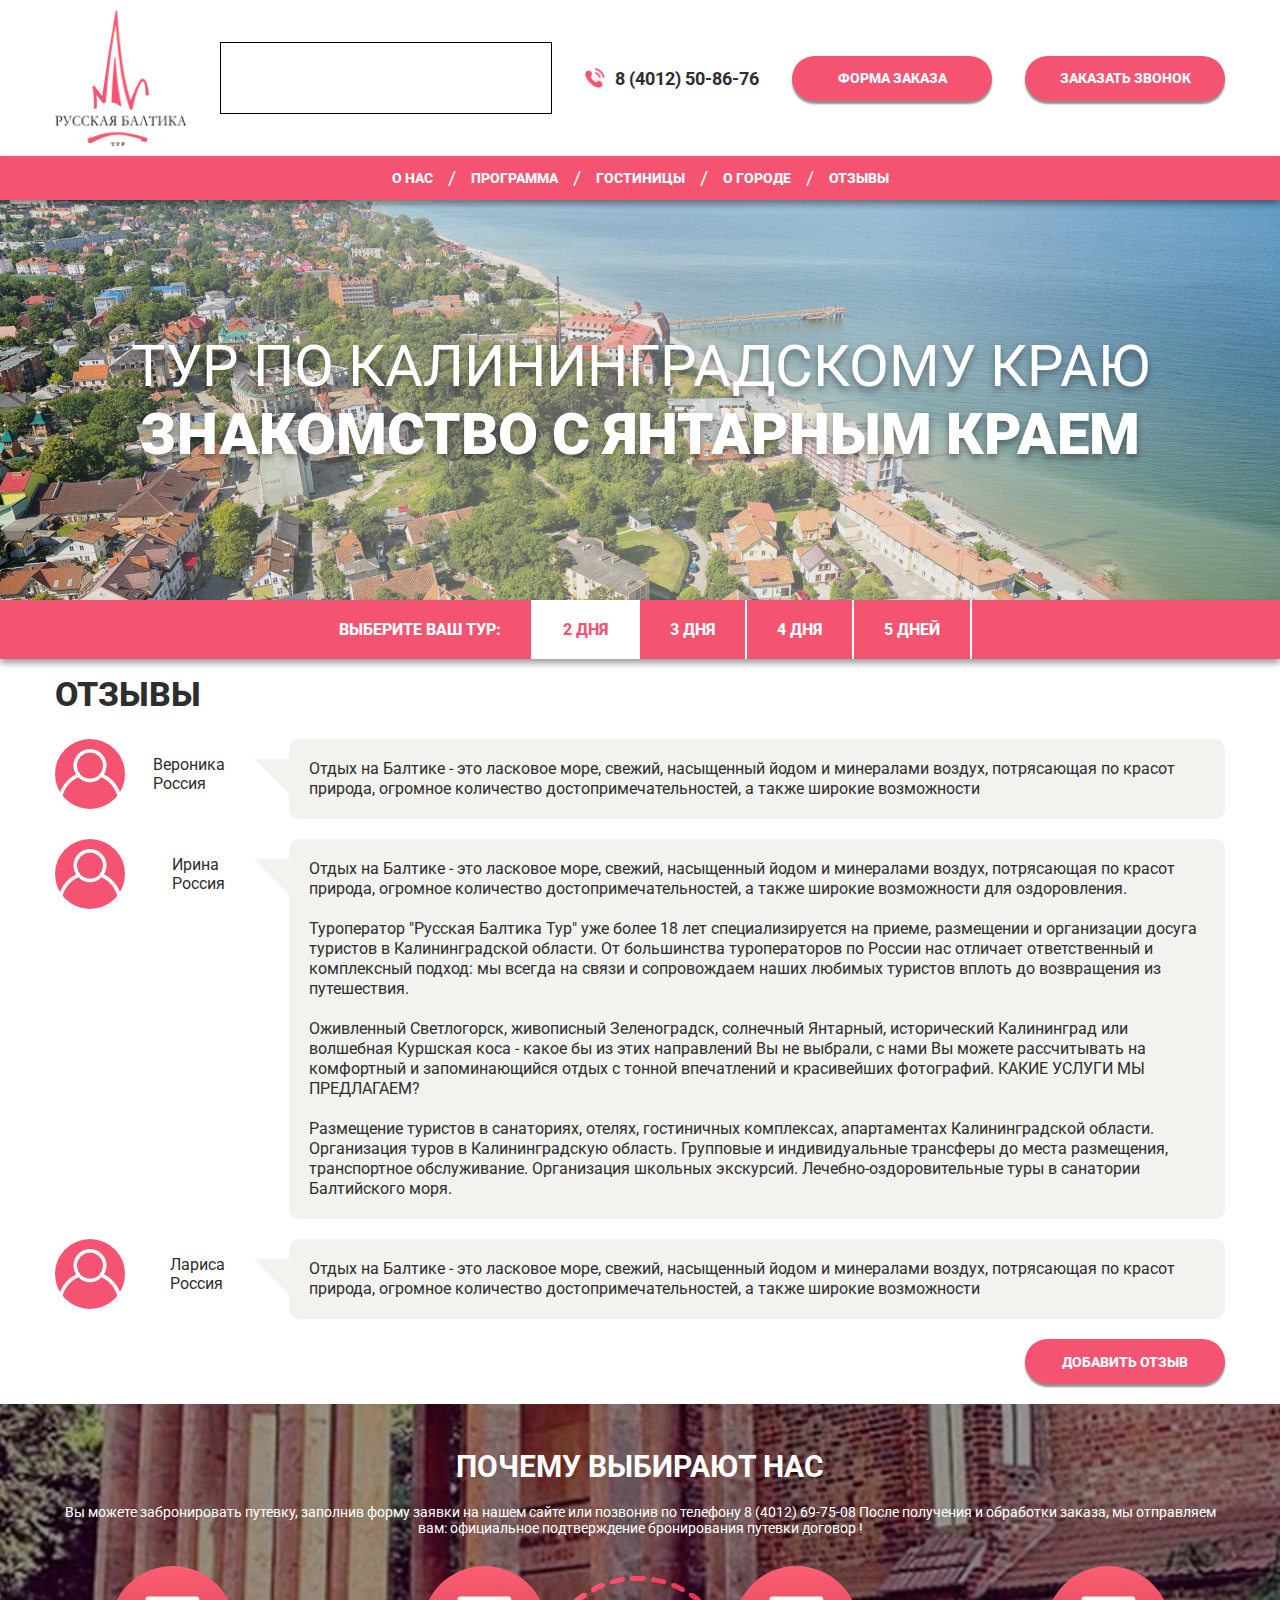
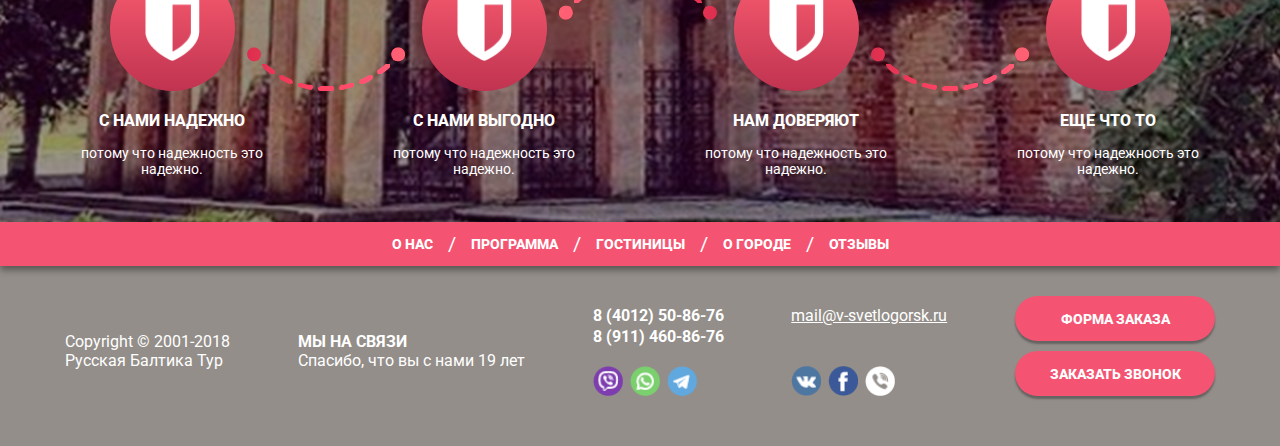
<file: index.html>
<!DOCTYPE html>
<html lang="en">

<head>
	<meta charset="UTF-8">
	<title>Document</title>
	<meta name="viewport" content="width=device-width, initial-scale=1.0">
	<link rel="stylesheet" href="css/main.css">
	<!--
	<link rel="stylesheet" href="js/slick/slick.css">
	<link rel="stylesheet" href="js/slick/slick-theme.css">
-->
	<link href="https://fonts.googleapis.com/css?family=Roboto:400,400i,500,500i,600,600i,700,700i,800,800i,900,900i&amp;subset=cyrillic-ext" rel="stylesheet">
</head>

<body>
	<header>
		<div class="container">


			<div class="top-header-row">
				<div class="logo-block"></div>
				<div class="plugin-block"></div>
				<div class="phone-block">
					<a href="tel: 84012508676">8 (4012) 50-86-76</a>
				</div>
				<input type="button" class="btn-primary" value="форма заказа">
				<input type="button" class="btn-primary" value="заказать звонок">
			</div>


		</div>


		<div class="menu-top">
			<div class="container">
				<ul>
					<li><a href="">о нас</a></li>
					<li><a href="">программа</a></li>
					<li><a href="">гостиницы</a></li>
					<li><a href="">о городе</a></li>
					<li><a href="">отзывы</a></li>
				</ul>
			</div>
		</div>

		<div class="banner-main-page">
			<div class="container">
				<h1>тур по калининградскому краю <br>
					<span>знакомство с янтарным краем</span>
				</h1>
			</div>
		</div>

		<div class="menu-secondary-top">
			<div class="container">
				<ul>
					<li>выберите ваш тур:</li>
					<li class="active"><a href="">2 дня</a></li>
					<li><a href="">3 дня</a></li>
					<li><a href="">4 дня</a></li>
					<li><a href="">5 дней</a></li>
				</ul>
			</div>
		</div>
	</header>
	<div class="main" role="main">
		<div class="container">
			<h2 class="subtitle-1">отзывы</h2>


			<div class="container-reviews">
				<div class="item">
					<div class="name-block">
						<div class="foto-user"></div>
						<div class="wrapper">
							<div class="name">Вероника</div>
							<div class="country">Россия</div>
						</div>

					</div>
					<div class="review-block">
						Отдых на Балтике - это ласковое море, свежий, насыщенный йодом и минералами воздух, потрясающая по красот природа, огромное количество достопримечательностей, а также широкие возможности
					</div>
				</div>
				<div class="item">
					<div class="name-block">
						<div class="foto-user"></div>
						<div class="wrapper">
							<div class="name">Ирина</div>
							<div class="country">Россия</div>
						</div>

					</div>
					<div class="review-block">
						Отдых на Балтике - это ласковое море, свежий, насыщенный йодом и минералами воздух, потрясающая по красот природа, огромное количество достопримечательностей, а также широкие возможности для оздоровления.
						<br><br> Туроператор "Русская Балтика Тур" уже более 18 лет специализируется на приеме, размещении и организации досуга туристов в Калининградской области. От большинства туроператоров по России нас отличает ответственный и комплексный подход: мы всегда на связи и сопровождаем наших любимых туристов вплоть до возвращения из путешествия.
						<br><br> Оживленный Светлогорск, живописный Зеленоградск, солнечный Янтарный, исторический Калининград или волшебная Куршская коса - какое бы из этих направлений Вы не выбрали, с нами Вы можете рассчитывать на комфортный и запоминающийся отдых с тонной впечатлений и красивейших фотографий. КАКИЕ УСЛУГИ МЫ ПРЕДЛАГАЕМ?
						<br><br> Размещение туристов в санаториях, отелях, гостиничных комплексах, апартаментах Калининградской области. Организация туров в Калининградскую область. Групповые и индивидуальные трансферы до места размещения, транспортное обслуживание. Организация школьных экскурсий. Лечебно-оздоровительные туры в санатории Балтийского моря.
					</div>
				</div>
				<div class="item">
					<div class="name-block">
						<div class="foto-user"></div>
						<div class="wrapper">
							<div class="name">Лариса</div>
							<div class="country">Россия</div>
						</div>

					</div>
					<div class="review-block">
						Отдых на Балтике - это ласковое море, свежий, насыщенный йодом и минералами воздух, потрясающая по красот природа, огромное количество достопримечательностей, а также широкие возможности
					</div>
				</div>
			</div>
			<input type="button" class="btn-primary show-modal btn-add-review" data-id="add-review" value="добавить отзыв">


		</div>
		<div class="advantages">
			<div class="container">
				<h2>почему выбирают нас</h2>
				<div class="under-title">
					Вы можете забронировать путевку, заполнив форму заявки на нашем сайте или позвонив по телефону 8 (4012) 69-75-08 После получения и обработки заказа, мы отправляем вам: официальное подтверждение бронирования путевки договор !
				</div>
				<div class="f-row">
					<div class="item">
						<div class="img-block">
							<div class="icon"></div>
						</div>
						<div class="text-block">
							<div class="title">с нами надежно</div>
							<div class="text">потому что надежность это надежно.</div>
						</div>
					</div>
					<div class="item">
						<div class="img-block">
							<div class="icon"></div>
						</div>
						<div class="text-block">
							<div class="title">с нами выгодно</div>
							<div class="text">потому что надежность это надежно.</div>
						</div>
					</div>
					<div class="item">
						<div class="img-block">
							<div class="icon"></div>
						</div>
						<div class="text-block">
							<div class="title">нам доверяют</div>
							<div class="text">потому что надежность это надежно.</div>
						</div>
					</div>
					<div class="item">
						<div class="img-block">
							<div class="icon"></div>
						</div>
						<div class="text-block">
							<div class="title">еще что то</div>
							<div class="text">потому что надежность это надежно.</div>
						</div>
					</div>
				</div>
			</div>
		</div>

	</div>

	<div class="my-modal modal-big" id="add-review">


		<div class="top-row">
			<div class="close-modal">&#215;</div>
		</div>

		<div class="content-modal">
			<div class="wrap-content">

				<div class="grey-block">
					<form action="">
						<input type="text" placeholder="Ваше имя*">
						<input type="text" placeholder="Страна*">
						<textarea name="" id="" placeholder="Ваш отзыв..."></textarea>

						<div class="row-bottom">
							<div class="left-part">
								<div class="wrap-photo-select">
									<div class="label">Фото</div>
									<input type="file">
								</div>
							</div>
							<div class="right-part">
								<div class="captcha"></div>
								<input type="submit" class="btn-primary btn-submit" value="добавить отзыв">
							</div>
						</div>



					</form>
				</div>
			</div>
		</div>
	</div>

	<footer>


		<div class="menu-bottom">
			<div class="container">
				<ul>
					<li><a href="">о нас</a></li>
					<li><a href="">программа</a></li>
					<li><a href="">гостиницы</a></li>
					<li><a href="">о городе</a></li>
					<li><a href="">отзывы</a></li>
				</ul>
			</div>
		</div>

		<div class="container">
			<div class="f-row">
				<div class="cm-1 column">
					Copyright © 2001-2018 <br> Русская Балтика Тур
				</div>
				<div class="cm-2 column">
					<span>мы на связи</span> <br> Спасибо, что вы с нами 19 лет
				</div>
				<div class="cm-3 column">
					<div class="phones">
						<a href="tel: 84012508676"> 8 (4012) 50-86-76</a>
						<a href="tel: 89114608676"> 8 (911) 460-86-76</a>
					</div>
					<div class="social">
						<a href="" class="vb"></a>
						<a href="" class="wa"></a>
						<a href="" class="tg"></a>
					</div>
				</div>
				<div class="cm-4 column">
					<div class="mail">
						<a href="mailto: mail@v-svetlogorsk.ru"> mail@v-svetlogorsk.ru</a>
					</div>
					<div class="social">
						<a href="" class="vk"></a>
						<a href="" class="fb"></a>
						<a href="" class="phone"></a>
					</div>
				</div>
				<div class="cm-5 column">
					<input type="button" value="форма заказа" class="btn-primary">
					<input type="button" value="заказать звонок" class="btn-primary">
				</div>
			</div>
		</div>

	</footer>
	<script src="https://ajax.googleapis.com/ajax/libs/jquery/3.3.1/jquery.min.js"></script>
	<!--
  <script>
    $(".programm-tour .show").on("click", function(e) {
      $(this).closest(".programm-tour").find(".programm").toggleClass("autoheight");
      if ($(this).closest(".programm-tour").find(".programm").hasClass("autoheight")) {
        $(this).html("свернуть программу");
        $(this).addClass("bg-up");
      } else {
        $(this).html("развернуть программу");
        $(this).removeClass("bg-up");
      }

    });

  </script>
-->

	<!--
	<script src="js/slick/slick.js"></script>
	<script src="js/script_slick_slider.js"></script>
-->
	<script src="js/modals.js"></script>



</body>

</html>
</file>
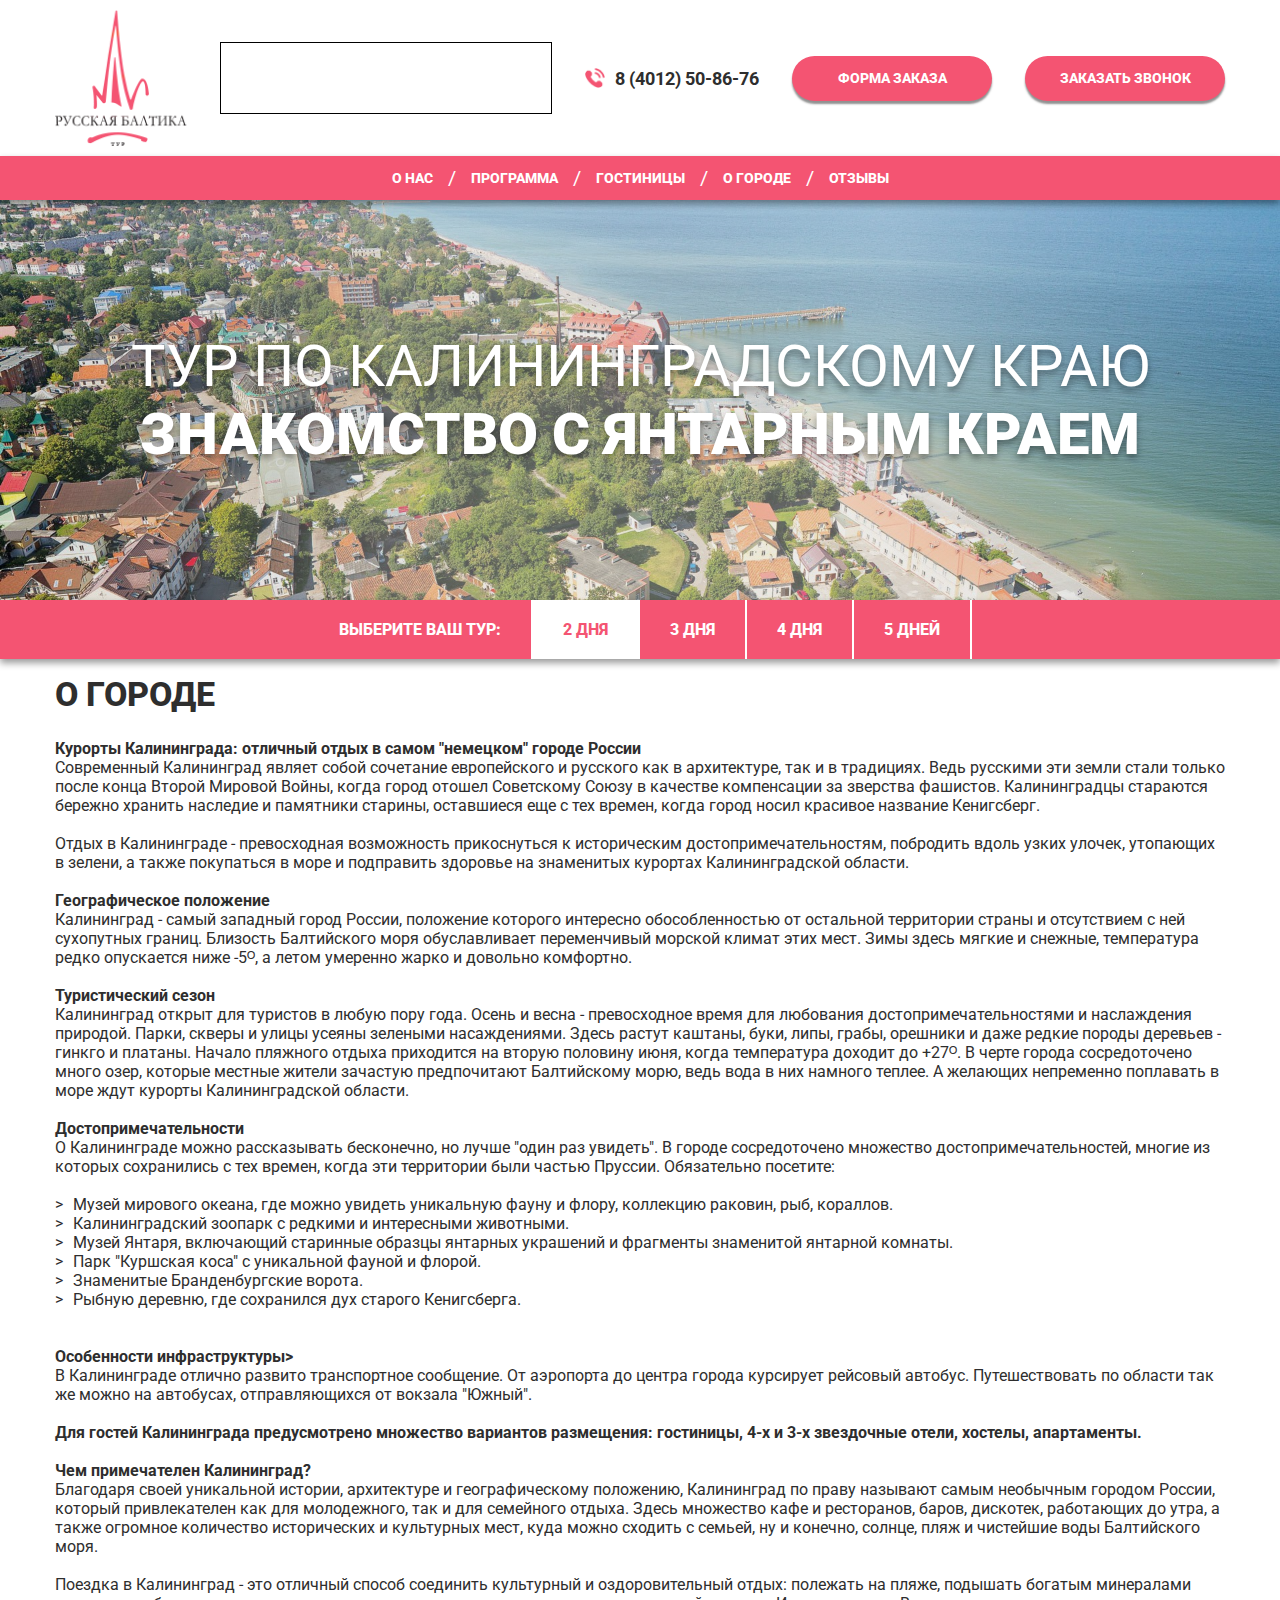
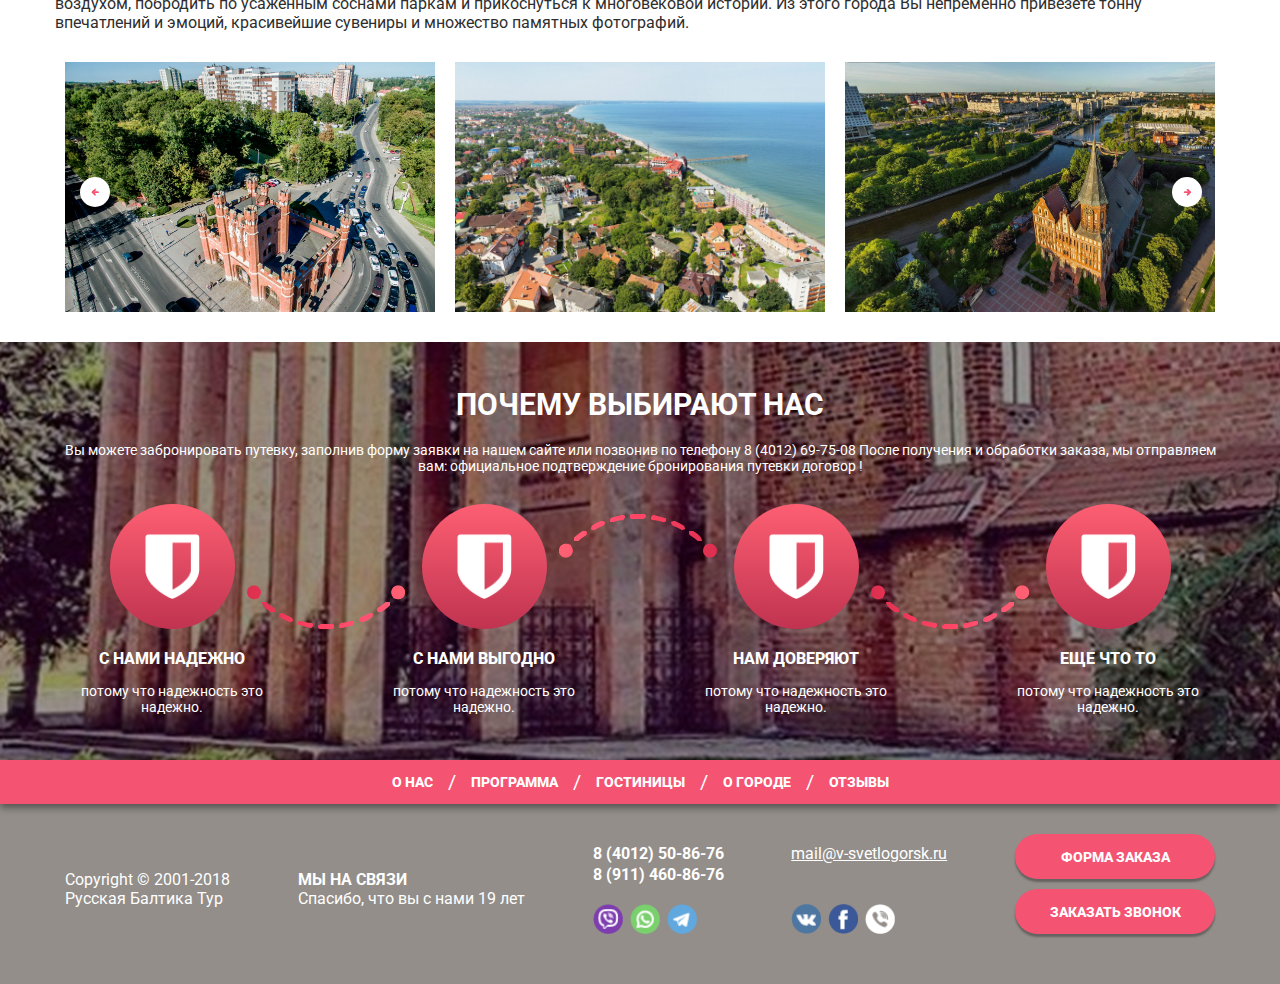
<file: index-about-city.html>
<!DOCTYPE html>
<html lang="en">

<head>
	<meta charset="UTF-8">
	<title>Document</title>
	<meta name="viewport" content="width=device-width, initial-scale=1.0">
	<link rel="stylesheet" href="css/main.css">
	<link rel="stylesheet" href="js/slick/slick.css">
	<link rel="stylesheet" href="js/slick/slick-theme.css">
	<link href="https://fonts.googleapis.com/css?family=Roboto:400,400i,500,500i,600,600i,700,700i,800,800i,900,900i&amp;subset=cyrillic-ext" rel="stylesheet">
</head>

<body>
	<header>
		<div class="container">


			<div class="top-header-row">
				<div class="logo-block"></div>
				<div class="plugin-block"></div>
				<div class="phone-block">
					<a href="tel: 84012508676">8 (4012) 50-86-76</a>
				</div>
				<input type="button" class="btn-primary" value="форма заказа">
				<input type="button" class="btn-primary" value="заказать звонок">
			</div>


		</div>


		<div class="menu-top">
			<div class="container">
				<ul>
					<li><a href="">о нас</a></li>
					<li><a href="">программа</a></li>
					<li><a href="">гостиницы</a></li>
					<li><a href="">о городе</a></li>
					<li><a href="">отзывы</a></li>
				</ul>
			</div>
		</div>

		<div class="banner-main-page">
			<div class="container">
				<h1>тур по калининградскому краю <br>
					<span>знакомство с янтарным краем</span>
				</h1>
			</div>
		</div>

		<div class="menu-secondary-top">
			<div class="container">
				<ul>
					<li>выберите ваш тур:</li>
					<li class="active"><a href="">2 дня</a></li>
					<li><a href="">3 дня</a></li>
					<li><a href="">4 дня</a></li>
					<li><a href="">5 дней</a></li>
				</ul>
			</div>
		</div>
	</header>
	<div class="main" role="main">
		<div class="container">
			<h2 class="subtitle-1">о городе</h2>

			<div class="text-page">
				<b>	Курорты Калининграда: отличный отдых в самом "немецком" городе России</b> <br> Современный Калининград являет собой сочетание европейского и русского как в архитектуре, так и в традициях. Ведь русскими эти земли стали только после конца Второй Мировой Войны, когда город отошел Советскому Союзу в качестве компенсации за зверства фашистов. Калининградцы стараются бережно хранить наследие и памятники старины, оставшиеся еще с тех времен, когда город носил красивое название Кенигсберг.
				<br><br> Отдых в Калининграде - превосходная возможность прикоснуться к историческим достопримечательностям, побродить вдоль узких улочек, утопающих в зелени, а также покупаться в море и подправить здоровье на знаменитых курортах Калининградской области.
				<br><br>
				<b>Географическое положение</b> <br> Калининград - самый западный город России, положение которого интересно обособленностью от остальной территории страны и отсутствием с ней сухопутных границ. Близость Балтийского моря обуславливает переменчивый морской климат этих мест. Зимы здесь мягкие и снежные, температура редко опускается ниже -5ᴼ, а летом умеренно жарко и довольно комфортно.
				<br><br>
				<b>Туристический сезон </b><br> Калининград открыт для туристов в любую пору года. Осень и весна - превосходное время для любования достопримечательностями и наслаждения природой. Парки, скверы и улицы усеяны зелеными насаждениями. Здесь растут каштаны, буки, липы, грабы, орешники и даже редкие породы деревьев - гинкго и платаны. Начало пляжного отдыха приходится на вторую половину июня, когда температура доходит до +27ᴼ. В черте города сосредоточено много озер, которые местные жители зачастую предпочитают Балтийскому морю, ведь вода в них намного теплее. А желающих непременно поплавать в море ждут курорты Калининградской области.
				<br><br>
				<b>Достопримечательности</b><br> О Калининграде можно рассказывать бесконечно, но лучше "один раз увидеть". В городе сосредоточено множество достопримечательностей, многие из которых сохранились с тех времен, когда эти территории были частью Пруссии. Обязательно посетите:
				<br><br>
				<ul>
					<li>Музей мирового океана, где можно увидеть уникальную фауну и флору, коллекцию раковин, рыб, кораллов. </li>
					<li>Калининградский зоопарк с редкими и интересными животными.</li>
					<li>Музей Янтаря, включающий старинные образцы янтарных украшений и фрагменты знаменитой янтарной комнаты.</li>
					<li>Парк "Куршская коса" с уникальной фауной и флорой.</li>
					<li>Знаменитые Бранденбургские ворота.</li>
					<li>Рыбную деревню, где сохранился дух старого Кенигсберга.</li>

				</ul>
				<br><br>
				<b>Особенности инфраструктуры></b><br> В Калининграде отлично развито транспортное сообщение. От аэропорта до центра города курсирует рейсовый автобус. Путешествовать по области так же можно на автобусах, отправляющихся от вокзала "Южный".
				<br><br>
				<b>Для гостей Калининграда предусмотрено множество вариантов размещения: гостиницы, 4-х и 3-х звездочные отели, хостелы, апартаменты.</b>
				<br><br>

				<b>Чем примечателен Калининград?</b><br> Благодаря своей уникальной истории, архитектуре и географическому положению, Калининград по праву называют самым необычным городом России, который привлекателен как для молодежного, так и для семейного отдыха. Здесь множество кафе и ресторанов, баров, дискотек, работающих до утра, а также огромное количество исторических и культурных мест, куда можно сходить с семьей, ну и конечно, солнце, пляж и чистейшие воды Балтийского моря.
				<br><br> Поездка в Калининград - это отличный способ соединить культурный и оздоровительный отдых: полежать на пляже, подышать богатым минералами воздухом, побродить по усаженным соснами паркам и прикоснуться к многовековой истории. Из этого города Вы непременно привезете тонну впечатлений и эмоций, красивейшие сувениры и множество памятных фотографий.

			</div>
	

			<div class="slider-photo slider-nav">

				<div class="wrap-item">
					<div class="item"><img src="img/1475492462193164383.jpg" alt=""></div>
				</div>
				<div class="wrap-item">
					<div class="item"><img src="img/i-rBbnL_l7w.jpg" alt=""></div>
				</div>
				<div class="wrap-item">
					<div class="item"><img src="img/dc705768-b008-47b0-b5bd-946a3789e81a.jpg" alt=""></div>
				</div>
				<div class="wrap-item">
					<div class="item"><img src="img/carstvo1_2.jpg" alt=""></div>
				</div>
				<div class="wrap-item">
					<div class="item"><img src="img/dc705768-b008-47b0-b5bd-946a3789e81a.jpg" alt=""></div>
				</div>
				<div class="wrap-item">
					<div class="item"><img src="img/1475492462193164383.jpg" alt=""></div>
				</div>
			</div>

		</div>
		<div class="advantages">
			<div class="container">
				<h2>почему выбирают нас</h2>
				<div class="under-title">
					Вы можете забронировать путевку, заполнив форму заявки на нашем сайте или позвонив по телефону 8 (4012) 69-75-08 После получения и обработки заказа, мы отправляем вам: официальное подтверждение бронирования путевки договор !
				</div>
				<div class="f-row">
					<div class="item">
						<div class="img-block">
							<div class="icon"></div>
						</div>
						<div class="text-block">
							<div class="title">с нами надежно</div>
							<div class="text">потому что надежность это надежно.</div>
						</div>
					</div>
					<div class="item">
						<div class="img-block">
							<div class="icon"></div>
						</div>
						<div class="text-block">
							<div class="title">с нами выгодно</div>
							<div class="text">потому что надежность это надежно.</div>
						</div>
					</div>
					<div class="item">
						<div class="img-block">
							<div class="icon"></div>
						</div>
						<div class="text-block">
							<div class="title">нам доверяют</div>
							<div class="text">потому что надежность это надежно.</div>
						</div>
					</div>
					<div class="item">
						<div class="img-block">
							<div class="icon"></div>
						</div>
						<div class="text-block">
							<div class="title">еще что то</div>
							<div class="text">потому что надежность это надежно.</div>
						</div>
					</div>
				</div>
			</div>
		</div>

	</div>
	
			<div class="slider-for slider-modal">
				<div class="wrap-item">
					<div class="item"><img src="img/1475492462193164383.jpg" alt=""></div>
				</div>
				<div class="wrap-item">
					<div class="item"><img src="img/i-rBbnL_l7w.jpg" alt=""></div>
				</div>
				<div class="wrap-item">
					<div class="item"><img src="img/dc705768-b008-47b0-b5bd-946a3789e81a.jpg" alt=""></div>
				</div>
				<div class="wrap-item">
					<div class="item"><img src="img/carstvo1_2.jpg" alt=""></div>
				</div>
				<div class="wrap-item">
					<div class="item"><img src="img/dc705768-b008-47b0-b5bd-946a3789e81a.jpg" alt=""></div>
				</div>
				<div class="wrap-item">
					<div class="item"><img src="img/1475492462193164383.jpg" alt=""></div>
				</div>
			</div>
	
	<footer>


		<div class="menu-bottom">
			<div class="container">
				<ul>
					<li><a href="">о нас</a></li>
					<li><a href="">программа</a></li>
					<li><a href="">гостиницы</a></li>
					<li><a href="">о городе</a></li>
					<li><a href="">отзывы</a></li>
				</ul>
			</div>
		</div>

		<div class="container">
			<div class="f-row">
				<div class="cm-1 column">
					Copyright © 2001-2018 <br> Русская Балтика Тур
				</div>
				<div class="cm-2 column">
					<span>мы на связи</span> <br> Спасибо, что вы с нами 19 лет
				</div>
				<div class="cm-3 column">
					<div class="phones">
						<a href="tel: 84012508676"> 8 (4012) 50-86-76</a>
						<a href="tel: 89114608676"> 8 (911) 460-86-76</a>
					</div>
					<div class="social">
						<a href="" class="vb"></a>
						<a href="" class="wa"></a>
						<a href="" class="tg"></a>
					</div>
				</div>
				<div class="cm-4 column">
					<div class="mail">
						<a href="mailto: mail@v-svetlogorsk.ru"> mail@v-svetlogorsk.ru</a>
					</div>
					<div class="social">
						<a href="" class="vk"></a>
						<a href="" class="fb"></a>
						<a href="" class="phone"></a>
					</div>
				</div>
				<div class="cm-5 column">
					<input type="button" value="форма заказа" class="btn-primary">
					<input type="button" value="заказать звонок" class="btn-primary">

				</div>
			</div>
		</div>

	</footer>
	<script src="https://ajax.googleapis.com/ajax/libs/jquery/3.3.1/jquery.min.js"></script>
	<!--
  <script>
    $(".programm-tour .show").on("click", function(e) {
      $(this).closest(".programm-tour").find(".programm").toggleClass("autoheight");
      if ($(this).closest(".programm-tour").find(".programm").hasClass("autoheight")) {
        $(this).html("свернуть программу");
        $(this).addClass("bg-up");
      } else {
        $(this).html("развернуть программу");
        $(this).removeClass("bg-up");
      }

    });

  </script>
-->

	<script src="js/slick/slick.js"></script>
	<script src="js/script_slick_slider.js"></script>
	<script src="js/modals.js"></script>
	<script src="js/script.js"></script>



</body>

</html>
</file>
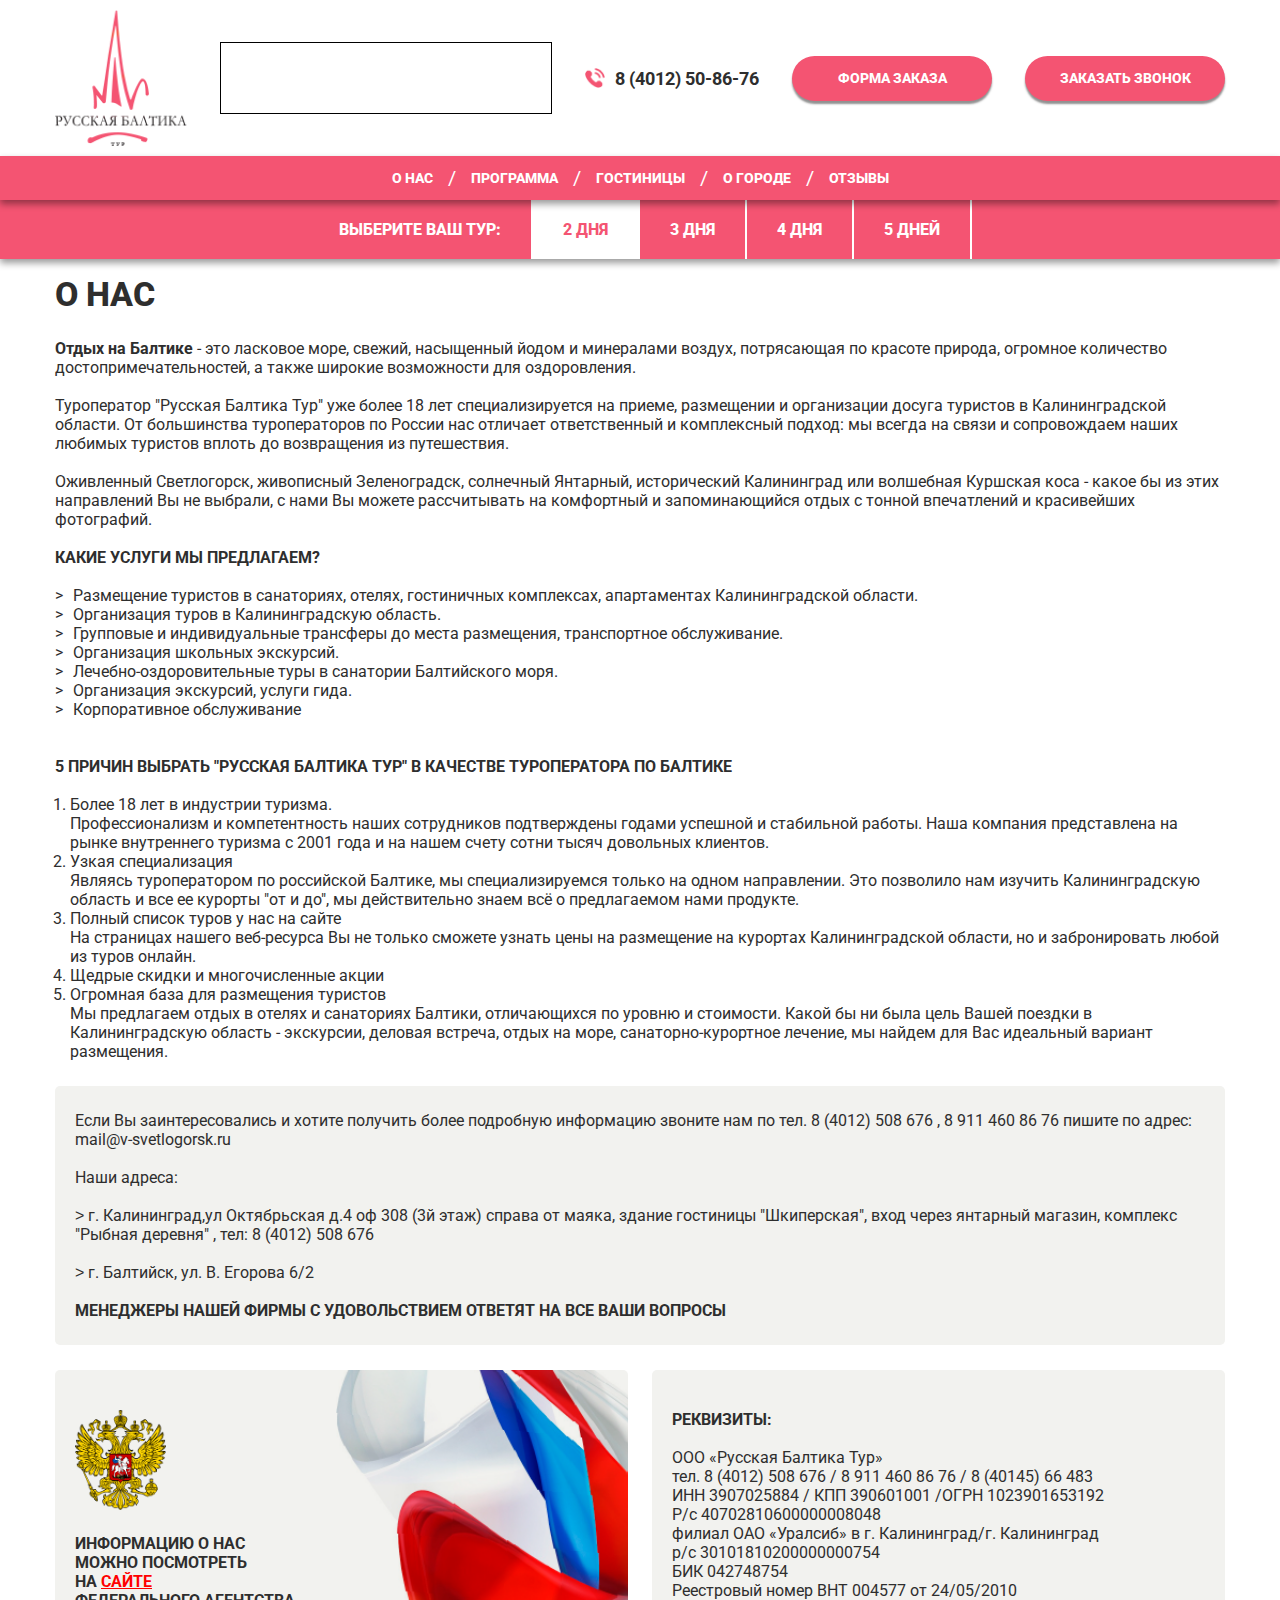
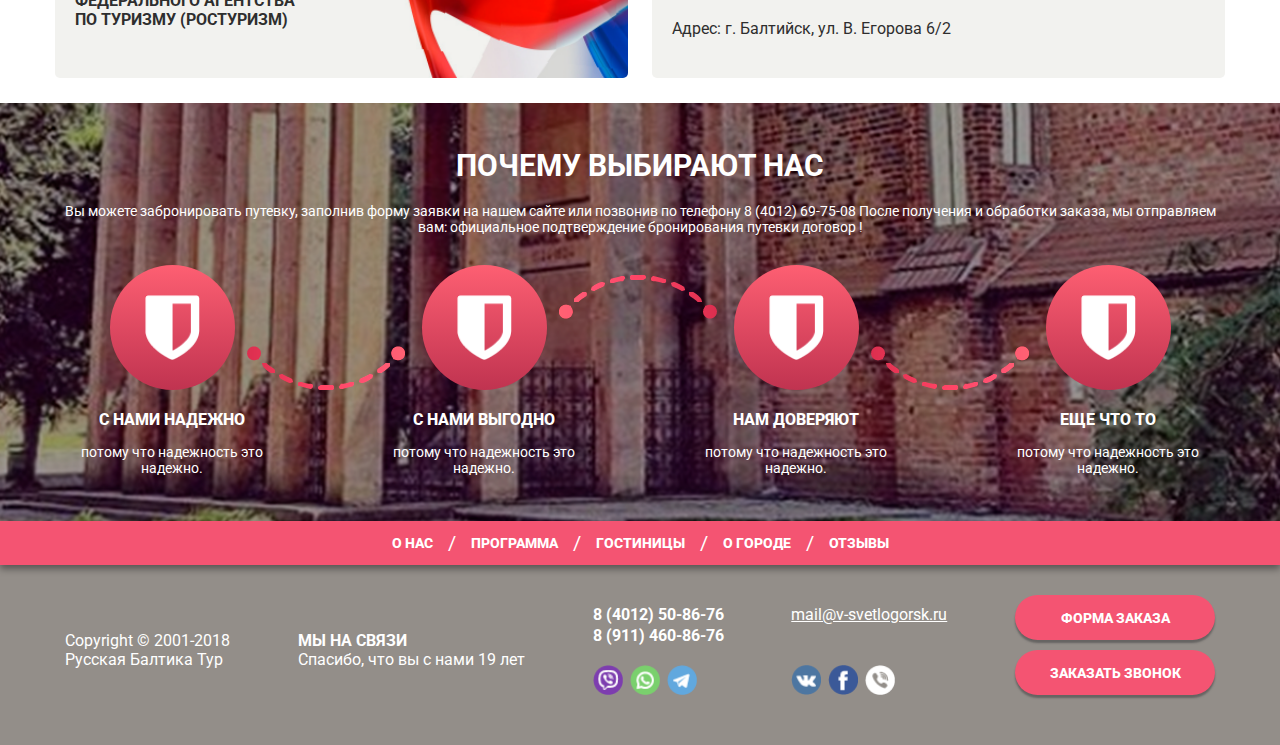
<file: index-about-us.html>
<!DOCTYPE html>
<html lang="en">

<head>
	<meta charset="UTF-8">
	<title>Document</title>
	<meta name="viewport" content="width=device-width, initial-scale=1.0">
	<link rel="stylesheet" href="css/main.css">
	<link href="https://fonts.googleapis.com/css?family=Roboto:400,400i,500,500i,600,600i,700,700i,800,800i,900,900i&amp;subset=cyrillic-ext" rel="stylesheet">
</head>

<body>
	<header>
		<div class="container">


			<div class="top-header-row">
				<div class="logo-block"></div>
				<div class="plugin-block"></div>
				<div class="phone-block">
					<a href="tel: 84012508676">8 (4012) 50-86-76</a>
				</div>
				<input type="button" class="btn-primary" value="форма заказа">
				<input type="button" class="btn-primary" value="заказать звонок">
			</div>


		</div>


		<div class="menu-top">
			<div class="container">
				<ul>
					<li><a href="">о нас</a></li>
					<li><a href="">программа</a></li>
					<li><a href="">гостиницы</a></li>
					<li><a href="">о городе</a></li>
					<li><a href="">отзывы</a></li>
				</ul>
			</div>
		</div>

<!--
		<div class="banner-main-page">
			<div class="container">
				<h1>тур по калининградскому краю <br>
					<span>знакомство с янтарным краем</span>
				</h1>
			</div>
		</div>
-->

		<div class="menu-secondary-top">
			<div class="container">
				<ul>
					<li>выберите ваш тур:</li>
					<li class="active"><a href="">2 дня</a></li>
					<li><a href="">3 дня</a></li>
					<li><a href="">4 дня</a></li>
					<li><a href="">5 дней</a></li>
				</ul>
			</div>
		</div>
	</header>
	<div class="main" role="main">
		<div class="container">
			<h2 class="subtitle-1">о нас</h2>

			<div class="text-page">
				<b>	Отдых на Балтике</b> - это ласковое море, свежий, насыщенный йодом и минералами воздух, потрясающая по красоте природа, огромное количество достопримечательностей, а также широкие возможности для оздоровления.

				<br><br> Туроператор "Русская Балтика Тур" уже более 18 лет специализируется на приеме, размещении и организации досуга туристов в Калининградской области. От большинства туроператоров по России нас отличает ответственный и комплексный подход: мы всегда на связи и сопровождаем наших любимых туристов вплоть до возвращения из путешествия.

				<br><br> Оживленный Светлогорск, живописный Зеленоградск, солнечный Янтарный, исторический Калининград или волшебная Куршская коса - какое бы из этих направлений Вы не выбрали, с нами Вы можете рассчитывать на комфортный и запоминающийся отдых с тонной впечатлений и красивейших фотографий.

				<br><br>

				<b>КАКИЕ УСЛУГИ МЫ ПРЕДЛАГАЕМ?</b> <br><br>
				<ul>
					<li>Размещение туристов в санаториях, отелях, гостиничных комплексах, апартаментах Калининградской области. </li>
					<li>Организация туров в Калининградскую область.</li>
					<li>Групповые и индивидуальные трансферы до места размещения, транспортное обслуживание.</li>
					<li>Организация школьных экскурсий.</li>
					<li>Лечебно-оздоровительные туры в санатории Балтийского моря.</li>
					<li>Организация экскурсий, услуги гида.</li>
					<li>Корпоративное обслуживание</li>

				</ul>
				<br><br>
				<b>5 ПРИЧИН ВЫБРАТЬ "РУССКАЯ БАЛТИКА ТУР" В КАЧЕСТВЕ ТУРОПЕРАТОРА ПО БАЛТИКЕ </b> <br><br>
				<ol>
					<li>Более 18 лет в индустрии туризма. <br> Профессионализм и компетентность наших сотрудников подтверждены годами успешной и стабильной работы. Наша компания представлена на рынке внутреннего туризма с 2001 года и на нашем счету сотни тысяч довольных клиентов.</li>
					<li>Узкая специализация <br> Являясь туроператором по российской Балтике, мы специализируемся только на одном направлении. Это позволило нам изучить Калининградскую область и все ее курорты "от и до", мы действительно знаем всё о предлагаемом нами продукте.</li>
					<li>Полный список туров у нас на сайте <br> На страницах нашего веб-ресурса Вы не только сможете узнать цены на размещение на курортах Калининградской области, но и забронировать любой из туров онлайн.</li>
					<li>Щедрые скидки и многочисленные акции <br></li>
					<li> Огромная база для размещения туристов <br> Мы предлагаем отдых в отелях и санаториях Балтики, отличающихся по уровню и стоимости. Какой бы ни была цель Вашей поездки в Калининградскую область - экскурсии, деловая встреча, отдых на море, санаторно-курортное лечение, мы найдем для Вас идеальный вариант размещения. </li>
				</ol>

				<div class="grey-block">
					Если Вы заинтересовались и хотите получить более подробную информацию звоните нам по тел. 8 (4012) 508 676 , 8 911 460 86 76 пишите по адрес: mail@v-svetlogorsk.ru
					<br><br> Наши адреса:
					<br><br> ˃ г. Калининград,ул Октябрьская д.4 оф 308 (3й этаж) справа от маяка, здание гостиницы "Шкиперская", вход через янтарный магазин, комплекс "Рыбная деревня" , тел: 8 (4012) 508 676
					<br><br> ˃ г. Балтийск, ул. В. Егорова 6/2
					<br><br>

					<b>МЕНЕДЖЕРЫ НАШЕЙ ФИРМЫ С УДОВОЛЬСТВИЕМ ОТВЕТЯТ НА ВСЕ ВАШИ ВОПРОСЫ </b>
				</div>
				<div class="row-2blocks">
					<div class="left-block grey-block">
						<div class="img-block">
							<img src="img/gerb.png" alt="">
						</div>
						<div class="text">

								ИНФОРМАЦИЮ О НАС <br> МОЖНО ПОСМОТРЕТЬ <br>НА <a href="">САЙТЕ</a> <br>ФЕДЕРАЛЬНОГО АГЕНТСТВА <br>
ПО ТУРИЗМУ (РОСТУРИЗМ) 
						</div>
					</div>
					<div class="right-block grey-block">
					<b>РЕКВИЗИТЫ:</b>	 <br><br>

ООО «Русская Балтика Тур» <br>
тел. 8 (4012) 508 676 / 8 911 460 86 76 / 8 (40145) 66 483  <br>
ИНН 3907025884 / КПП 390601001 /ОГРН 1023901653192 <br>
Р/с 40702810600000008048 <br>
филиал ОАО «Уралсиб» в г. Калининград/г. Калининград <br>
р/с 30101810200000000754 <br>
БИК 042748754 <br>
Реестровый номер ВНТ 004577 от 24/05/2010 <br><br>

Адрес: г. Балтийск, ул. В. Егорова 6/2
					</div>
				</div>
			</div>
		</div>
		<div class="advantages">
			<div class="container">
				<h2>почему выбирают нас</h2>
				<div class="under-title">
					Вы можете забронировать путевку, заполнив форму заявки на нашем сайте или позвонив по телефону 8 (4012) 69-75-08 После получения и обработки заказа, мы отправляем вам: официальное подтверждение бронирования путевки договор !
				</div>
				<div class="f-row">
					<div class="item">
						<div class="img-block">
							<div class="icon"></div>
						</div>
						<div class="text-block">
							<div class="title">с нами надежно</div>
							<div class="text">потому что надежность это надежно.</div>
						</div>
					</div>
					<div class="item">
						<div class="img-block">
							<div class="icon"></div>
						</div>
						<div class="text-block">
							<div class="title">с нами выгодно</div>
							<div class="text">потому что надежность это надежно.</div>
						</div>
					</div>
					<div class="item">
						<div class="img-block">
							<div class="icon"></div>
						</div>
						<div class="text-block">
							<div class="title">нам доверяют</div>
							<div class="text">потому что надежность это надежно.</div>
						</div>
					</div>
					<div class="item">
						<div class="img-block">
							<div class="icon"></div>
						</div>
						<div class="text-block">
							<div class="title">еще что то</div>
							<div class="text">потому что надежность это надежно.</div>
						</div>
					</div>
				</div>
			</div>
		</div>

	</div>



	<footer>


		<div class="menu-bottom">
			<div class="container">
				<ul>
					<li><a href="">о нас</a></li>
					<li><a href="">программа</a></li>
					<li><a href="">гостиницы</a></li>
					<li><a href="">о городе</a></li>
					<li><a href="">отзывы</a></li>
				</ul>
			</div>
		</div>

		<div class="container">
			<div class="f-row">
				<div class="cm-1 column">
					Copyright © 2001-2018 <br> Русская Балтика Тур
				</div>
				<div class="cm-2 column">
					<span>мы на связи</span> <br> Спасибо, что вы с нами 19 лет
				</div>
				<div class="cm-3 column">
					<div class="phones">
						<a href="tel: 84012508676"> 8 (4012) 50-86-76</a>
						<a href="tel: 89114608676"> 8 (911) 460-86-76</a>
					</div>
					<div class="social">
						<a href="" class="vb"></a>
						<a href="" class="wa"></a>
						<a href="" class="tg"></a>
					</div>
				</div>
				<div class="cm-4 column">
					<div class="mail">
						<a href="mailto: mail@v-svetlogorsk.ru"> mail@v-svetlogorsk.ru</a>
					</div>
					<div class="social">
						<a href="" class="vk"></a>
						<a href="" class="fb"></a>
						<a href="" class="phone"></a>
					</div>
				</div>
				<div class="cm-5 column">
					<input type="button" value="форма заказа" class="btn-primary">
					<input type="button" value="заказать звонок" class="btn-primary">

				</div>
			</div>
		</div>

	</footer>
	<script src="https://ajax.googleapis.com/ajax/libs/jquery/3.3.1/jquery.min.js"></script>
	<!--
  <script>
    $(".programm-tour .show").on("click", function(e) {
      $(this).closest(".programm-tour").find(".programm").toggleClass("autoheight");
      if ($(this).closest(".programm-tour").find(".programm").hasClass("autoheight")) {
        $(this).html("свернуть программу");
        $(this).addClass("bg-up");
      } else {
        $(this).html("развернуть программу");
        $(this).removeClass("bg-up");
      }

    });

  </script>
-->

<!--
	<script src="js/slick/slick.js"></script>
	<script src="js/script_slick_slider.js"></script>
-->
	<script src="js/modals.js"></script>
	<script src="js/script.js"></script>


</body>

</html>
</file>
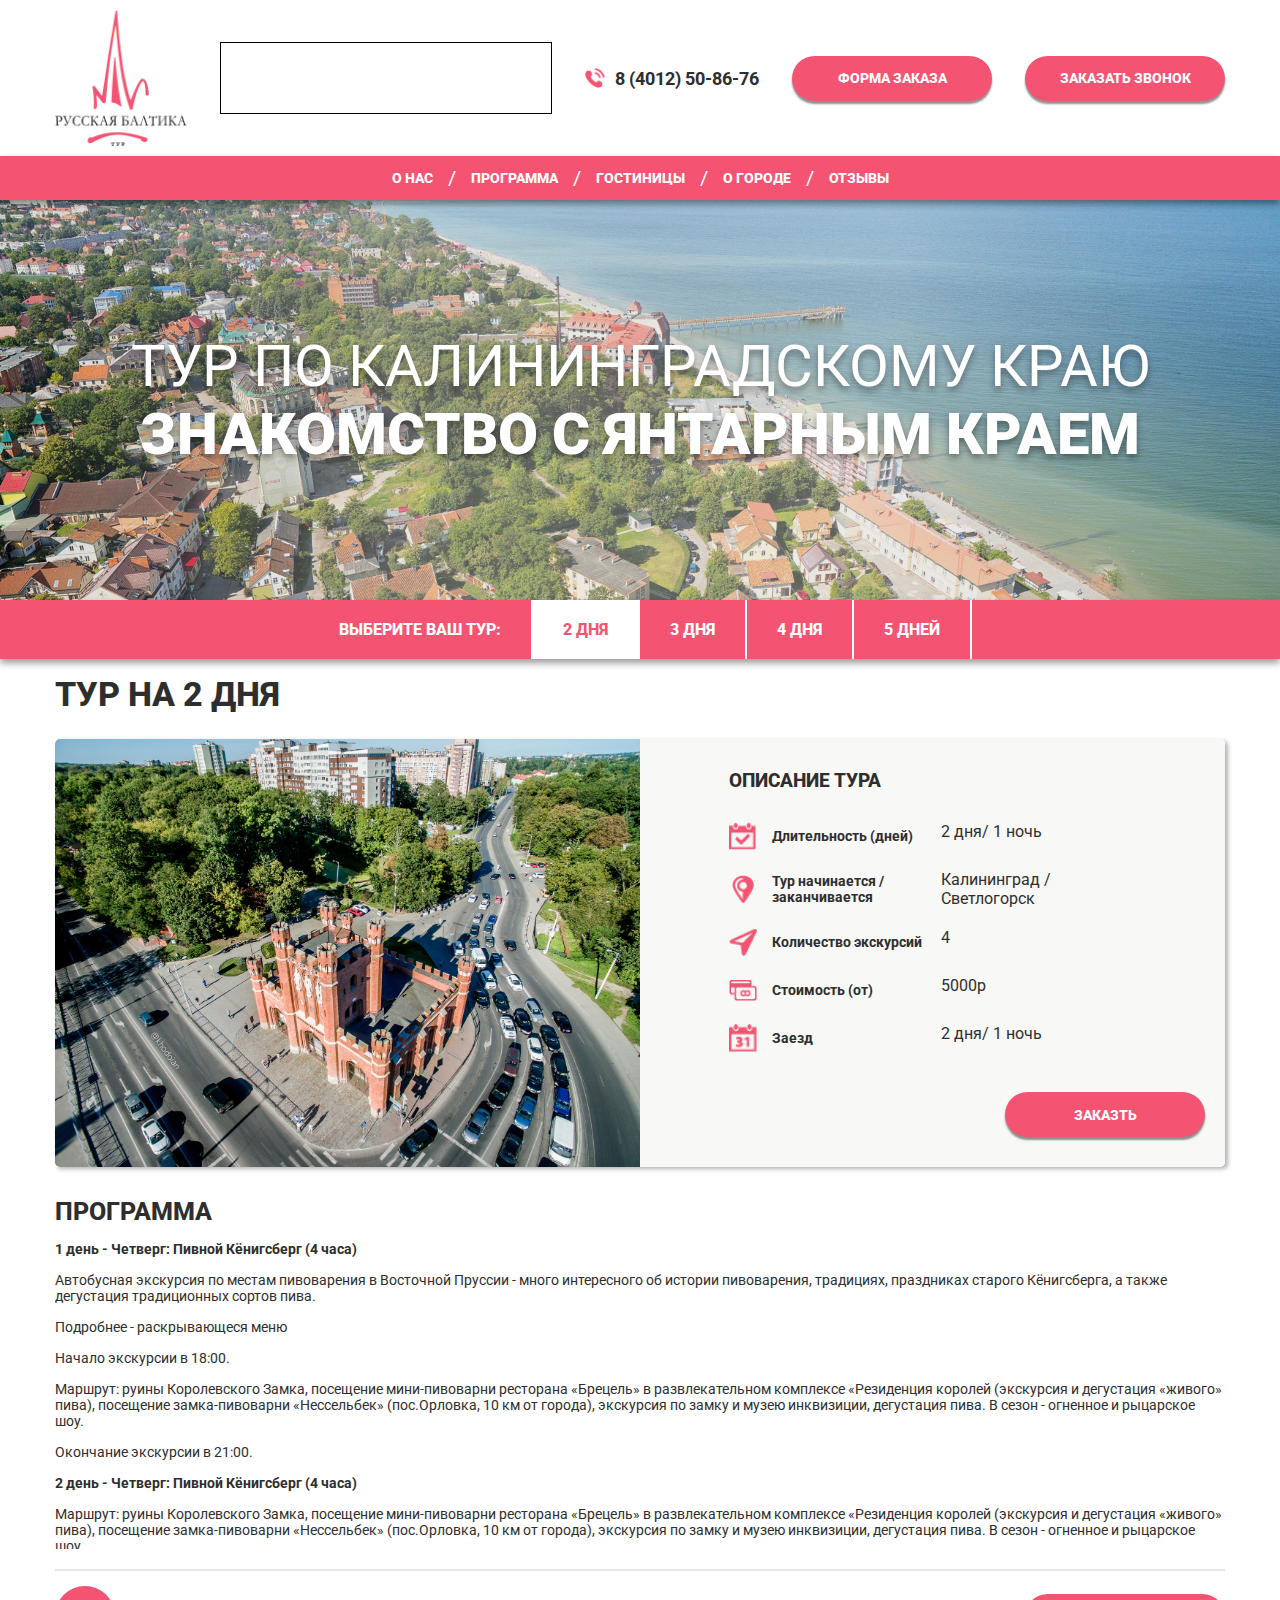
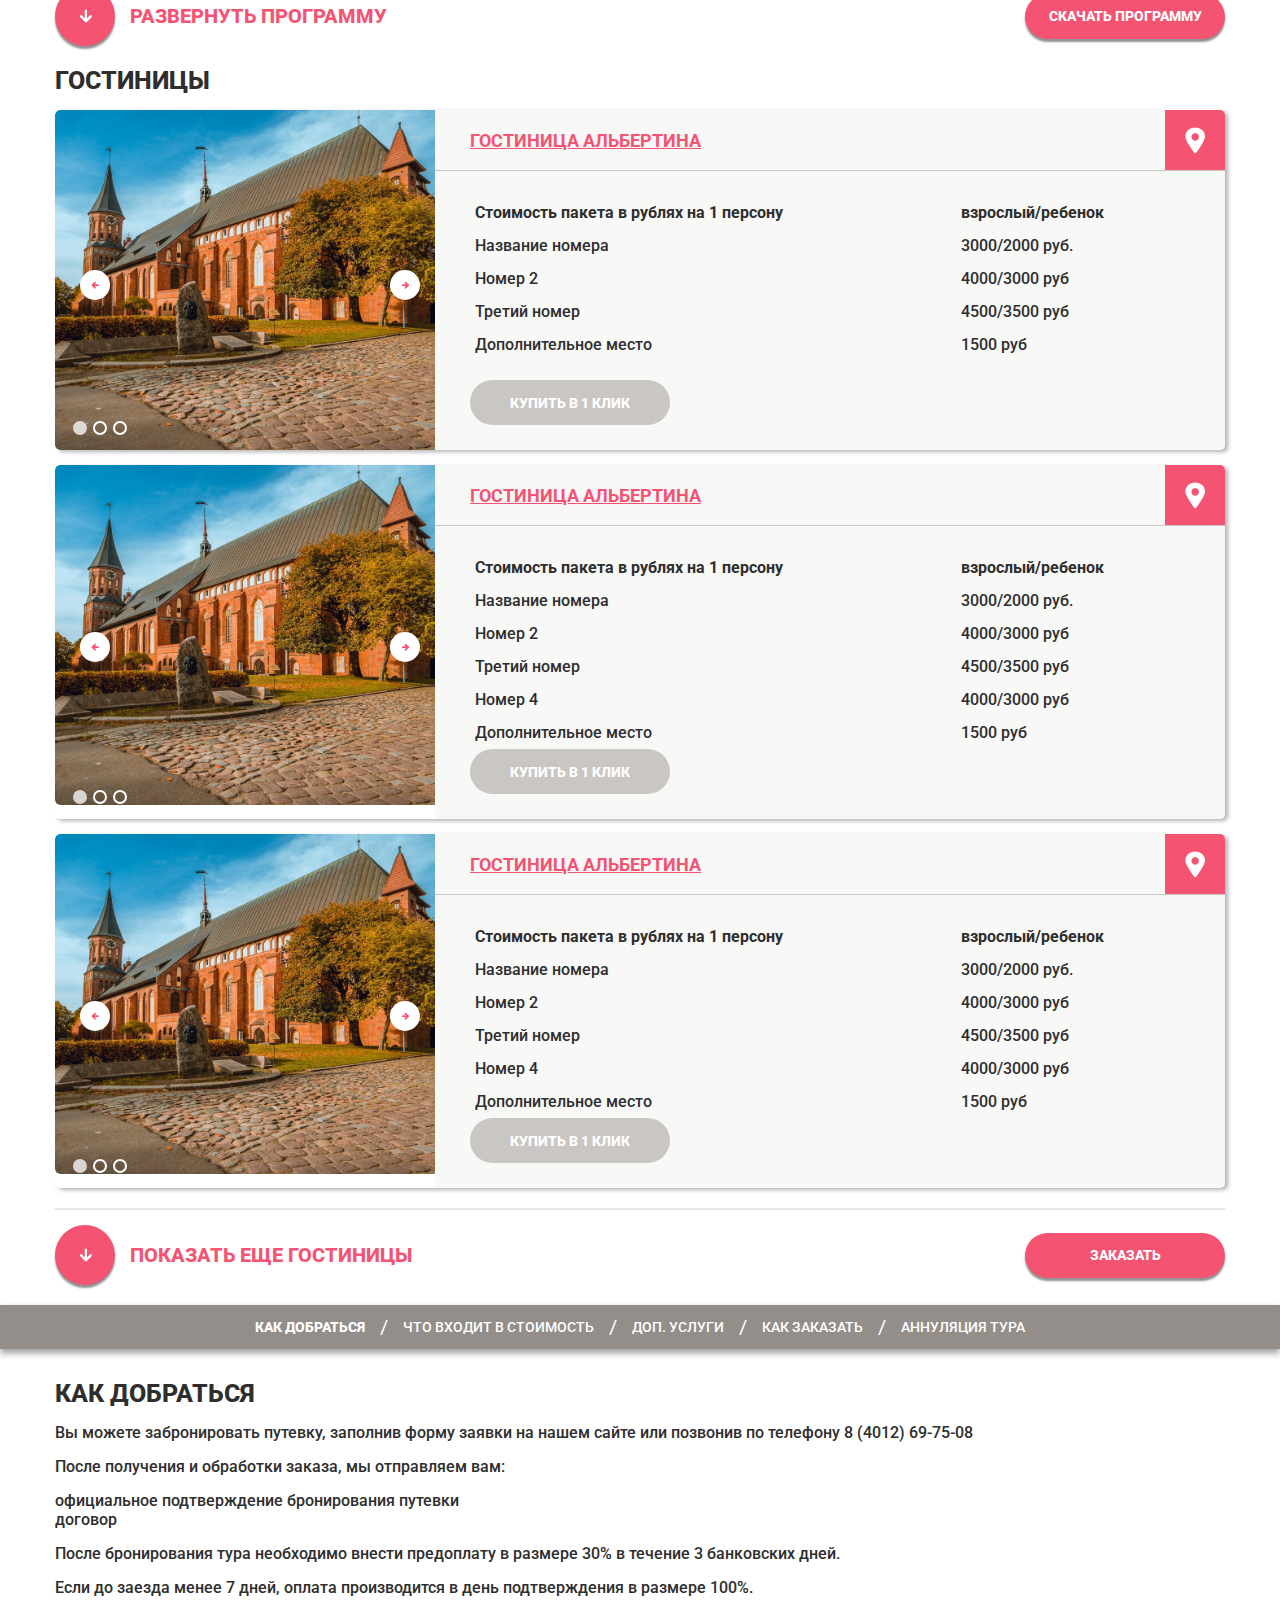
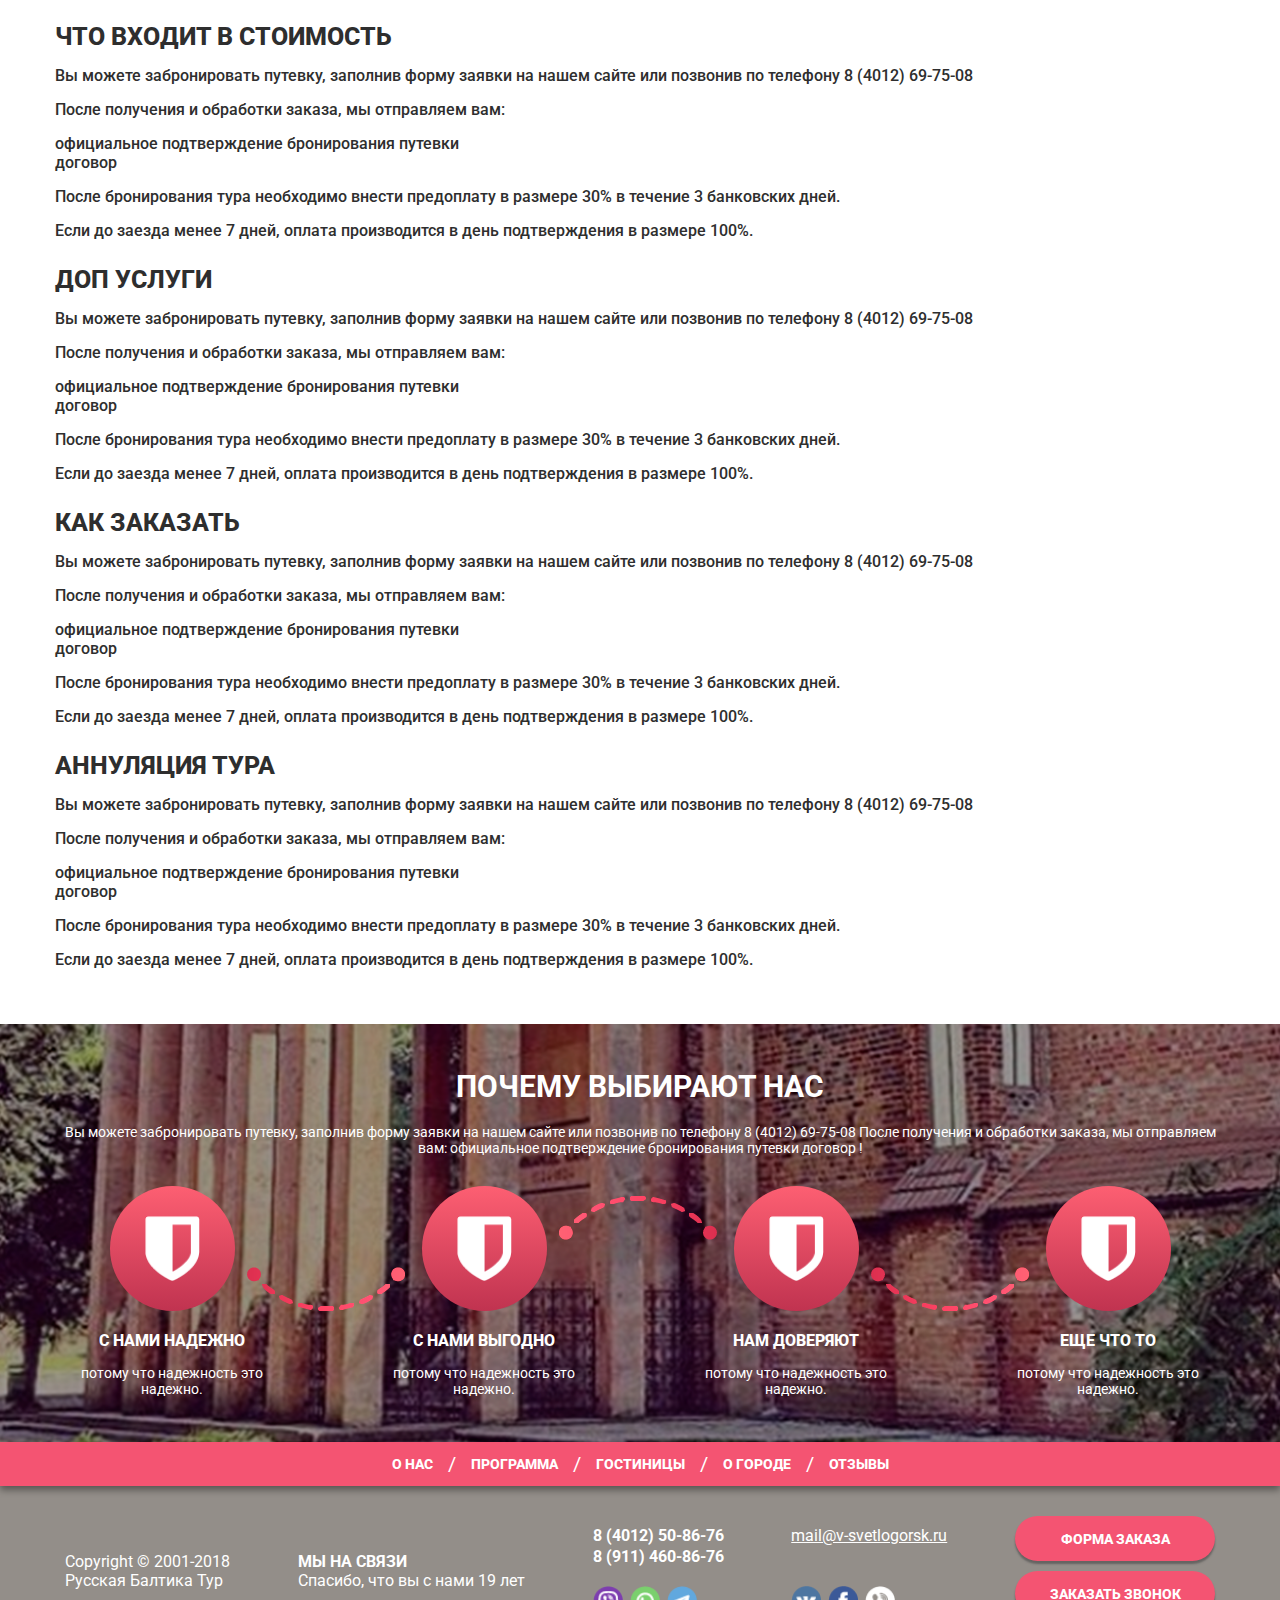
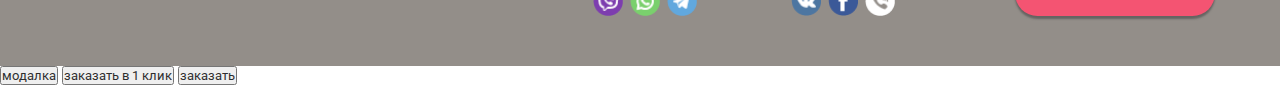
<file: index-main.html>
<!DOCTYPE html>
<html lang="en">

<head>
	<meta charset="UTF-8">
	<title>Document</title>
	<meta name="viewport" content="width=device-width, initial-scale=1.0">
	<link rel="stylesheet" href="css/main.css">
	<link rel="stylesheet" href="js/slick/slick.css">
	<link rel="stylesheet" href="js/slick/slick-theme.css">
	<link href="https://fonts.googleapis.com/css?family=Roboto:400,400i,500,500i,600,600i,700,700i,800,800i,900,900i&amp;subset=cyrillic-ext" rel="stylesheet">
</head>

<body>
	<header>
		<div class="container">


			<div class="top-header-row">
				<a href="" class="logo-block"></a>
				<div class="plugin-block"></div>
				<div class="phone-block">
					<a href="tel: 84012508676">8 (4012) 50-86-76</a>
				</div>
				<input type="button" class="btn-primary" value="форма заказа">
				<input type="button" class="btn-primary" value="заказать звонок">
			</div>


		</div>


		<div class="menu-top">
			<div class="container">
				<ul>
					<li><a href="">о нас</a></li>
					<li><a href="">программа</a></li>
					<li><a href="">гостиницы</a></li>
					<li><a href="">о городе</a></li>
					<li><a href="">отзывы</a></li>
				</ul>
			</div>
		</div>

		<div class="banner-main-page">
			<div class="container">
				<h1>тур по калининградскому краю <br>
					<span>знакомство с янтарным краем</span>
				</h1>
			</div>
		</div>

		<div class="menu-secondary-top">
			<div class="container">
				<ul>
					<li>выберите ваш тур:</li>
					<li class="active"><a href="">2 дня</a></li>
					<li><a href="">3 дня</a></li>
					<li><a href="">4 дня</a></li>
					<li><a href="">5 дней</a></li>
				</ul>
			</div>
		</div>
	</header>
	<div role="main" class="main">
		<div class="container">
			<div class="tour-wrap">
				<div class="subtitle-1">тур на 2 дня</div>
				<div class="tour-block">
					<div class="img-part"></div>
					<div class="description-part">
						<div class="wrapper">
							<div class="subtitle-2">описание тура</div>
							<div class="info">
								<div class="line">
									<div class="field">Длительность (дней)</div>
									<div class="value">2 дня/ 1 ночь</div>
								</div>
								<div class="line">
									<div class="field">Тур начинается / заканчивается
									</div>
									<div class="value">Калининград / Светлогорск</div>
								</div>
								<div class="line">
									<div class="field">Количество экскурсий</div>
									<div class="value">4</div>
								</div>
								<div class="line">
									<div class="field">Стоимость (от)</div>
									<div class="value">5000р</div>
								</div>
								<div class="line">
									<div class="field">Заезд</div>
									<div class="value">2 дня/ 1 ночь</div>
								</div>
							</div>

						</div>
						<input type="button" value="заказть" class="btn-primary">
					</div>
				</div>
				<div class="programm-tour">
					<div class="subtitle-2">Программа</div>
					<div class="programm">
						<p class="subtitle">1 день - Четверг: Пивной Кёнигсберг (4 часа) </p>
						<p>
							Автобусная экскурсия по местам пивоварения в Восточной Пруссии - много интересного об истории пивоварения, традициях, праздниках старого Кёнигсберга, а также дегустация традиционных сортов пива.
						</p>
						<p>
							Подробнее - раскрывающеся меню
						</p>
						<p>Начало экскурсии в 18:00. </p>
						<p>
							Маршрут: руины Королевского Замка, посещение мини-пивоварни ресторана «Брецель» в развлекательном комплексе «Резиденция королей (экскурсия и дегустация «живого» пива), посещение замка-пивоварни «Нессельбек» (пос.Орловка, 10 км от города), экскурсия по замку и музею инквизиции, дегустация пива. В сезон - огненное и рыцарское шоу.
						</p>
						<p>Окончание экскурсии в 21:00.</p>

						<p class="subtitle">2 день - Четверг: Пивной Кёнигсберг (4 часа)</p>
						<p>
							Маршрут: руины Королевского Замка, посещение мини-пивоварни ресторана «Брецель» в развлекательном комплексе «Резиденция королей (экскурсия и дегустация «живого» пива), посещение замка-пивоварни «Нессельбек» (пос.Орловка, 10 км от города), экскурсия по замку и музею инквизиции, дегустация пива. В сезон - огненное и рыцарское шоу.
						</p>
					</div>
					<div class="nav-show">
						<div class="show">развернуть программу</div>
						<a href="" download class="action btn-primary">скачать программу</a>
					</div>

				</div>


			</div>

			<div class="hotels-wrap">
				<div class="subtitle-2">гостиницы</div>
				<div class="item">
					<div class="slider-part">
						<div class="slide">
						</div>
						<div class="slide">
						</div>
						<div class="slide"></div>
					</div>
					<div class="info-part">
						<div class="top-line">
							<a href="" class="title-block">гостиница альбертина</a>
							<a href="" class="geo-block"></a>
						</div>
						<div class="info-block">

							<table>
								<tbody>
									<tr>
										<td> <b>Стоимость пакета в рублях на 1 персону</b><br> </td>
										<td> <b> взрослый/ребенок</b> </td>
									</tr>
									<tr>
										<td> Название номера </td>
										<td> 3000/2000 руб. </td>
									</tr>
									<tr>
										<td> Номер 2 </td>
										<td> 4000/3000 руб </td>
									</tr>
									<tr>
										<td> Третий номер </td>
										<td> 4500/3500 руб </td>
									</tr>
									<tr>
										<td> Дополнительное место </td>
										<td> 1500 руб </td>
									</tr>
								</tbody>
							</table>
							<div class="btn-block">
								<input type="button" class="btn-secondary" value="купить в 1 клик">
							</div>
						</div>
					</div>
				</div>
				<div class="item">
					<div class="slider-part">
						<div class="slide">
						</div>
						<div class="slide">
						</div>
						<div class="slide"></div>
					</div>
					<div class="info-part">
						<div class="top-line">
							<a href="" class="title-block">гостиница альбертина</a>
							<a href="" class="geo-block"></a>
						</div>
						<div class="info-block">
							<table>
								<tbody>
									<tr>
										<td> <b>Стоимость пакета в рублях на 1 персону</b><br> </td>
										<td> <b> взрослый/ребенок</b> </td>
									</tr>
									<tr>
										<td> Название номера </td>
										<td> 3000/2000 руб. </td>
									</tr>
									<tr>
										<td> Номер 2 </td>
										<td> 4000/3000 руб </td>
									</tr>
									<tr>
										<td> Третий номер </td>
										<td> 4500/3500 руб </td>
									</tr>
									<tr>
										<td> Номер 4 </td>
										<td> 4000/3000 руб </td>
									</tr>
									<tr>
										<td> Дополнительное место </td>
										<td> 1500 руб </td>
									</tr>
								</tbody>
							</table>
							<div class="btn-block">
								<input type="button" class="btn-secondary" value="купить в 1 клик">
							</div>
						</div>
					</div>
				</div>
				<div class="item">
					<div class="slider-part">
						<div class="slide">
						</div>
						<div class="slide">
						</div>
						<div class="slide"></div>
					</div>
					<div class="info-part">
						<div class="top-line">
							<a href="" class="title-block">гостиница альбертина</a>
							<a href="" class="geo-block"></a>
						</div>
						<div class="info-block">
							<table>
								<tbody>
									<tr>
										<td> <b>Стоимость пакета в рублях на 1 персону</b><br> </td>
										<td> <b> взрослый/ребенок</b> </td>
									</tr>
									<tr>
										<td> Название номера </td>
										<td> 3000/2000 руб. </td>
									</tr>
									<tr>
										<td> Номер 2 </td>
										<td> 4000/3000 руб </td>
									</tr>
									<tr>
										<td> Третий номер </td>
										<td> 4500/3500 руб </td>
									</tr>
									<tr>
										<td> Номер 4 </td>
										<td> 4000/3000 руб </td>
									</tr>
									<tr>
										<td> Дополнительное место </td>
										<td> 1500 руб </td>
									</tr>
								</tbody>
							</table>
							<div class="btn-block">
								<input type="button" class="btn-secondary" value="купить в 1 клик">
							</div>
						</div>
					</div>
				</div>
			</div>
			<div class="nav-show">
				<div class="show">показать еще гостиницы</div>
				<a href="" class="action btn-primary">заказать</a>
			</div>

		</div>

		<div class="menu-middle">
			<div class="container">
				<ul>
					<li><a href="#howtocome">как добраться</a></li>
					<li><a href="#price">что входит в стоимость</a></li>
					<li><a href="#addserv">доп. услуги</a></li>
					<li><a href="#howtoorder">как заказать</a></li>
					<li><a href="#annulment">аннуляция тура</a></li>
				</ul>
			</div>
		</div>

		<div class="information">
			<div class="container">
				<div class="item">
					<a name="howtocome"></a>
					<div class="subtitle-2">как добраться</div>
					<div class="text">
						<p>
							Вы можете забронировать путевку, заполнив форму заявки на нашем сайте или позвонив по телефону 8 (4012) 69-75-08
						</p>
						<p>
							После получения и обработки заказа, мы отправляем вам:
							<ul>
								<li>
									официальное подтверждение бронирования путевки </li>
								<li> договор </li>
							</ul>
						</p>
						<p>
							После бронирования тура необходимо внести предоплату в размере 30% в течение 3 банковских дней.
						</p>
						<p>
							Если до заезда менее 7 дней, оплата производится в день подтверждения в размере 100%.
						</p>
					</div>
				</div>
				<div class="item">
					<a name="price"></a>
					<div class="title">что входит в стоимость</div>
					<div class="text">
						<p>
							Вы можете забронировать путевку, заполнив форму заявки на нашем сайте или позвонив по телефону 8 (4012) 69-75-08
						</p>
						<p>
							После получения и обработки заказа, мы отправляем вам:
							<ul>
								<li>
									официальное подтверждение бронирования путевки </li>
								<li> договор </li>
							</ul>
						</p>
						<p>
							После бронирования тура необходимо внести предоплату в размере 30% в течение 3 банковских дней.
						</p>
						<p>
							Если до заезда менее 7 дней, оплата производится в день подтверждения в размере 100%.
						</p>
					</div>
				</div>
				<div class="item">
					<a name="addserv"></a>
					<div class="subtitle-2 ">доп услуги</div>
					<div class="text">
						<p>
							Вы можете забронировать путевку, заполнив форму заявки на нашем сайте или позвонив по телефону 8 (4012) 69-75-08
						</p>
						<p>
							После получения и обработки заказа, мы отправляем вам:
							<ul>
								<li>
									официальное подтверждение бронирования путевки </li>
								<li> договор </li>
							</ul>
						</p>
						<p>
							После бронирования тура необходимо внести предоплату в размере 30% в течение 3 банковских дней.
						</p>
						<p>
							Если до заезда менее 7 дней, оплата производится в день подтверждения в размере 100%.
						</p>
					</div>
				</div>
				<div class="item">
					<a name="howtoorder"></a>
					<div class="subtitle-2">как заказать</div>
					<div class="text">
						<p>
							Вы можете забронировать путевку, заполнив форму заявки на нашем сайте или позвонив по телефону 8 (4012) 69-75-08
						</p>
						<p>
							После получения и обработки заказа, мы отправляем вам:
							<ul>
								<li>
									официальное подтверждение бронирования путевки </li>
								<li> договор </li>
							</ul>
						</p>
						<p>
							После бронирования тура необходимо внести предоплату в размере 30% в течение 3 банковских дней.
						</p>
						<p>
							Если до заезда менее 7 дней, оплата производится в день подтверждения в размере 100%.
						</p>
					</div>
				</div>
				<div class="item">
					<a name="annulment"></a>
					<div class="subtitle-2">аннуляция тура</div>
					<div class="text">
						<p>
							Вы можете забронировать путевку, заполнив форму заявки на нашем сайте или позвонив по телефону 8 (4012) 69-75-08
						</p>
						<p>
							После получения и обработки заказа, мы отправляем вам:
							<ul>
								<li>
									официальное подтверждение бронирования путевки </li>
								<li> договор </li>
							</ul>
						</p>
						<p>
							После бронирования тура необходимо внести предоплату в размере 30% в течение 3 банковских дней.
						</p>
						<p>
							Если до заезда менее 7 дней, оплата производится в день подтверждения в размере 100%.
						</p>
					</div>
				</div>

			</div>
		</div>

		<div class="advantages">
			<div class="container">
				<h2>почему выбирают нас</h2>
				<div class="under-title">
					Вы можете забронировать путевку, заполнив форму заявки на нашем сайте или позвонив по телефону 8 (4012) 69-75-08 После получения и обработки заказа, мы отправляем вам: официальное подтверждение бронирования путевки договор !
				</div>
				<div class="f-row">
					<div class="item">
						<div class="img-block">
							<div class="icon"></div>
						</div>
						<div class="text-block">
							<div class="title">с нами надежно</div>
							<div class="text">потому что надежность это надежно.</div>
						</div>
					</div>
					<div class="item">
						<div class="img-block">
							<div class="icon"></div>
						</div>
						<div class="text-block">
							<div class="title">с нами выгодно</div>
							<div class="text">потому что надежность это надежно.</div>
						</div>
					</div>
					<div class="item">
						<div class="img-block">
							<div class="icon"></div>
						</div>
						<div class="text-block">
							<div class="title">нам доверяют</div>
							<div class="text">потому что надежность это надежно.</div>
						</div>
					</div>
					<div class="item">
						<div class="img-block">
							<div class="icon"></div>
						</div>
						<div class="text-block">
							<div class="title">еще что то</div>
							<div class="text">потому что надежность это надежно.</div>
						</div>
					</div>
				</div>
			</div>
		</div>

	</div>
	<footer>


		<div class="menu-bottom">
			<div class="container">
				<ul>
					<li><a href="">о нас</a></li>
					<li><a href="">программа</a></li>
					<li><a href="">гостиницы</a></li>
					<li><a href="">о городе</a></li>
					<li><a href="">отзывы</a></li>
				</ul>
			</div>
		</div>

		<div class="container">
			<div class="f-row">
				<div class="cm-1 column">
					Copyright © 2001-2018 <br> Русская Балтика Тур
				</div>
				<div class="cm-2 column">
					<span>мы на связи</span> <br> Спасибо, что вы с нами 19 лет
				</div>
				<div class="cm-3 column">
					<div class="phones">
						<a href="tel: 84012508676"> 8 (4012) 50-86-76</a>
						<a href="tel: 89114608676"> 8 (911) 460-86-76</a>
					</div>
					<div class="social">
						<a href="" class="vb"></a>
						<a href="" class="wa"></a>
						<a href="" class="tg"></a>
					</div>
				</div>
				<div class="cm-4 column">
					<div class="mail">
						<a href="mailto: mail@v-svetlogorsk.ru"> mail@v-svetlogorsk.ru</a>
					</div>
					<div class="social">
						<a href="" class="vk"></a>
						<a href="" class="fb"></a>
						<a href="" class="phone"></a>
					</div>
				</div>
				<div class="cm-5 column">
					<input type="button" value="форма заказа" class="btn-primary">
					<input type="button" value="заказать звонок" class="btn-primary">

				</div>
			</div>
		</div>

	</footer>
	<input type="button" value="модалка" class="show-modal" data-id="hotel">
	<input type="button" value="заказать в 1 клик" class="show-modal" data-id="modal-order-fast">
	<input type="button" value="заказать" class="show-modal" data-id="modal-order-big">


	<div class="my-modal modal-big" id="hotel">
		<div class="top-row">
			<div class="close-modal">&#215;</div>
		</div>

		<div class="content-modal">
			<div class="wrap-content">
				<div class="hotels-wrap">
					<div class="subtitle-2">гостиница альбертина</div>
					<div class="item">
						<div class="slider-part">
							<div class="slide">
							</div>
							<div class="slide">
							</div>
							<div class="slide"></div>
						</div>
						<div class="info-part">
							<div class="top-line">
								<div class="title-block">описание комплекса</div>
								<a href="" class="geo-block"></a>
							</div>
							<div class="info-block">
								Санаторий «Отрадное» располагается в 1 км от Светлогорска - главного курортного города калининградского взморья. Корпусы санатория стоят в окружении старинного лесопарка.
								<br>
								<br> Санаторий может разместить одновременно 300 отдыхающих.
								<br>
								<br> Море великолепные обрывистые берега, благоприятный умеренный климат, чистый воздух на протяжении всего года делают наш благодатный край привлекательным для всех, кто хочет укрепить своё здоровье и просто отдохнуть
							</div>
						</div>
					</div>

					<div class="text-info">
						<div class="p-item">
							<div class="p-title"> ОСОБЫЕ УСЛОВИЯ</div>
							Дополнительное место предоставляется только в категории "3-местный номер" с завтраком – 1000 руб. Дети от 4 до 7 лет без предоставления дополнительного места проживают в гостинице бесплатно, с условием обязательного приобретения завтрака. На период с 11.06. по 30.06.18 в стоимость номеров завтрак не входит! Оплачивается дополнительно - 500 руб. на персону.
						</div>

						<div class="p-item">
							<div class="p-title"> БРОНИРОВАНИЕ </div>

							Вы можете забронировать путевку, заполнив форму заявки на нашем сайте или позвонив по телефону 8 (4012) 69-75-08 После получения и обработки заказа, мы отправляем вам: официальное подтверждение бронирования путевки договор После бронирования тура необходимо внести предоплату в размере 30% в течение 3 банковских дней. Если до заезда менее 7 дней, оплата производится в день подтверждения в размере 100%.
						</div>

						<div class="p-item">
							<div class="p-title">
								ОПЛАТА </div>
							<div class="p-subtitle">

								Способы внесения предоплаты: </div>
							Безналичный банковский переводом на реквизиты.<br> Квитанцию для безналичной оплаты вы получите по электронной почте в день подтверждения заказа. <br> Наличными в кассе нашего офиса <br> Предоплата наличными принимается в отделах реализации в Калининграде и Балтийске.

							<div class="p-subtitle">
								Остаток оплаты:
							</div> Остаток оплаты (70% стоимости путевки) Вы оплачиваете в день заезда в санатории. Клиенты, заказавшие трансфер до места отдыха, могут оплатить остаток суммы наличными нашему представителю и у него же получить ваучер для заселения и платежные документы.
							<br> При 100% оплате путевки до заезда вам будет выслан ваучер на заселение в тот же день, когда средства поступят на счет.
							<br> Туристский ваучер (путевка) выдается заказчику после 100% оплаты тура.
							<br> Ваучер является туристической путевкой. Он содержит информацию об оплаченных заказчиком услугах и является основанием для получения указанных услуг. Ваучер действителен при наличии собственноручной подписи заказчика.
							<br> Отдел реализации предоставляет по требованию заказчика все отчетные документы о поездке для предоставления по месту требования.
						</div>
						<div class="p-item">
							<div class="p-title">
								УСЛУГИ </div>
							<ul>
								<li>Wi-Fi на всей территории санатория </li>
								<li>кафе-бар</li>
								<li>сауна </li>
								<li>солярий </li>
								<li>парикмахерская </li>
								<li>прокат спортинвентаря </li>
								<li>дискотека </li>
								<li>видеосалон</li>
								<li> библиотека</li>

							</ul>

						</div>
					</div>
					<div class="list-info-block">
						<div class="line">
							<div class="field">Адрес</div>
							<div class="value">пос. Отрадное, Калининградский пр-т, 99.</div>
						</div>
						<div class="line">
							<div class="field">Период работы</div>
							<div class="value">Круглогодично</div>
						</div>
						<div class="line">
							<div class="field">Заезд</div>
							<div class="value">с 9:00</div>
						</div>
						<div class="line">
							<div class="field">Выезд</div>
							<div class="value">на следующий после окончания путевки день до 7.00 утра</div>
						</div>
						<div class="line">
							<div class="field">Расстояния</div>
							<div class="value">До аэропорта "Храброво" - 54 км. <br> До ж/д вокзала Калининграда - 58 км.</div>
						</div>
						<div class="line">
							<div class="field">До моря</div>
							<div class="value">До спуска к морю 300 м.</div>
						</div>
						<div class="line">
							<div class="field">До центра</div>
							<div class="value">До центра Светлогорска 2 км.
							</div>
						</div>
						<div class="line">
							<div class="field">Размещение детей</div>
							<div class="value">До 4 лет - бесплатно без предоставления спального места и питания</div>
						</div>
						<div class="line">
							<div class="field">Отдых с детьми <br> Дети принимаются с</div>
							<div class="value">0</div>
						</div>
					</div>
				</div>
			</div>
		</div>
		<div class="button-row">
			<input type="button" class="btn-primary btn-order" value="заказать">
			<input type="button" class="btn-primary close-modal" value="&#215;">
		</div>
	</div>


	<div class="my-modal" id="modal-order-fast">
		<div class="top-row">
			<div class="close-modal">&#215;</div>
		</div>
		<div class="content-modal">
			<div class="wrap-content">
				<div class="subtitle-2">заказать в один клик</div>
				<div class="inputs-wrap">
					<input type="text" placeholder="Ваше имя">
					<input type="tel" placeholder="Номер телефона">
				</div>
				<input type="submit" class="btn-primary btn-submit" value="позвоните мне">
			</div>
		</div>
	</div>

	<div class="my-modal modal-big" id="modal-order-big">
		<div class="top-row">
			<div class="close-modal">&#215;</div>
		</div>
		<div class="content-modal">
			<div class="wrap-content">
				<div class="subtitle-2">заказать</div>
				<div class="inputs-wrap">
					<input type="text" placeholder="Ваше имя">
					<input type="text" placeholder="Даты">

					<input type="tel" placeholder="Номер телефона">
					<input type="text" placeholder="Количество взрослых">
					<input type="email" placeholder="email">
					<input type="text" placeholder="Кол-во детей до 12 лет">
					<select name="" id="">
            <option value="" selected>Выберите гостиницу из списка</option>
            <option value="">гостиница 1</option>
            <option value="">гостиница 2</option>
            <option value="">помогите мне выбрать отель!</option>                        
          </select>
					<input type="text" placeholder="ФИО туристов">
					<textarea name="" id=""></textarea>
				</div>


			</div>
			<div class="button-row">
				<input type="submit" class="btn-primary btn-submit" value="отправить">
			</div>
		</div>
	</div>



	<script src="https://ajax.googleapis.com/ajax/libs/jquery/3.3.1/jquery.min.js"></script>
	<script>
		$(".programm-tour .show").on("click", function(e) {
			$(this).closest(".programm-tour").find(".programm").toggleClass("autoheight");
			if ($(this).closest(".programm-tour").find(".programm").hasClass("autoheight")) {
				$(this).html("свернуть программу");
				$(this).addClass("bg-up");
			} else {
				$(this).html("развернуть программу");
				$(this).removeClass("bg-up");
			}

		});

	</script>

	<script src="js/slick/slick.js"></script>
	<script src="js/script_slick_slider.js"></script>
	<script src="js/modals.js"></script>
	<script src="js/script.js"></script>



</body>

</html>
</file>
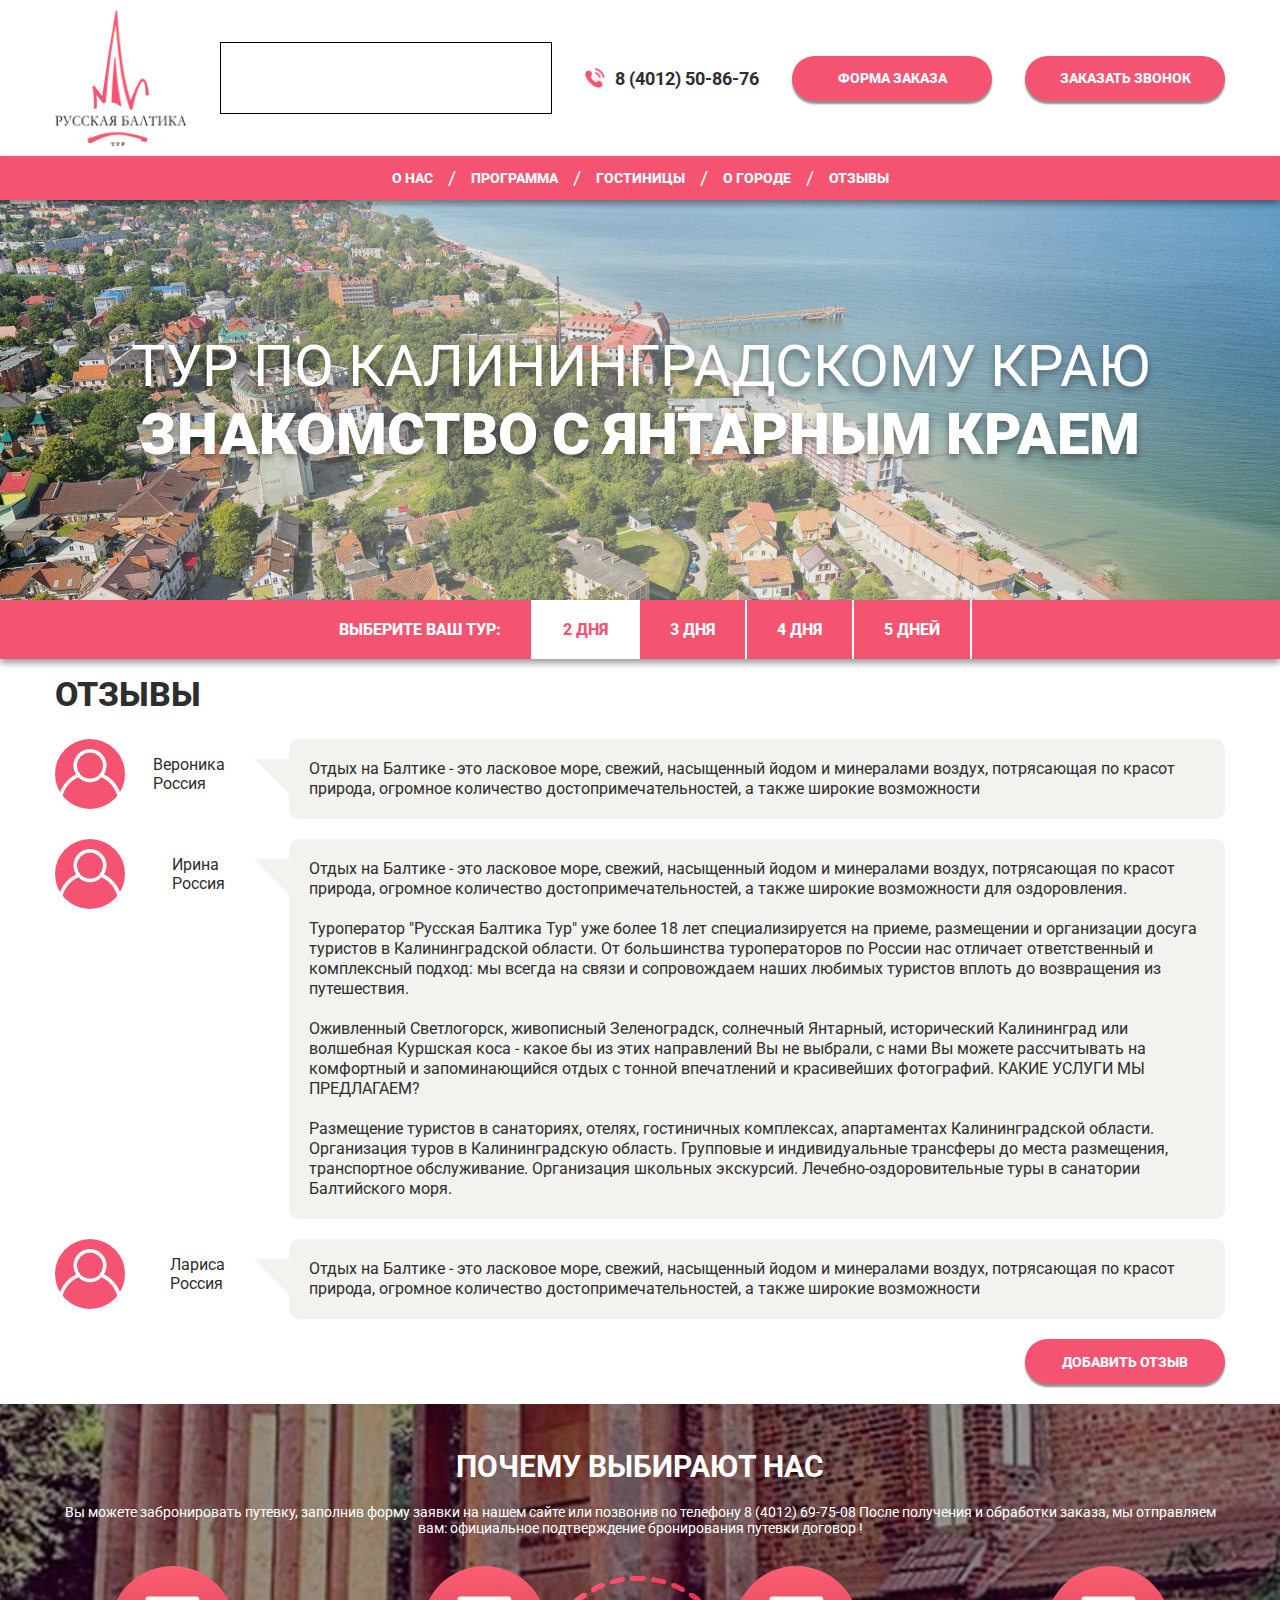
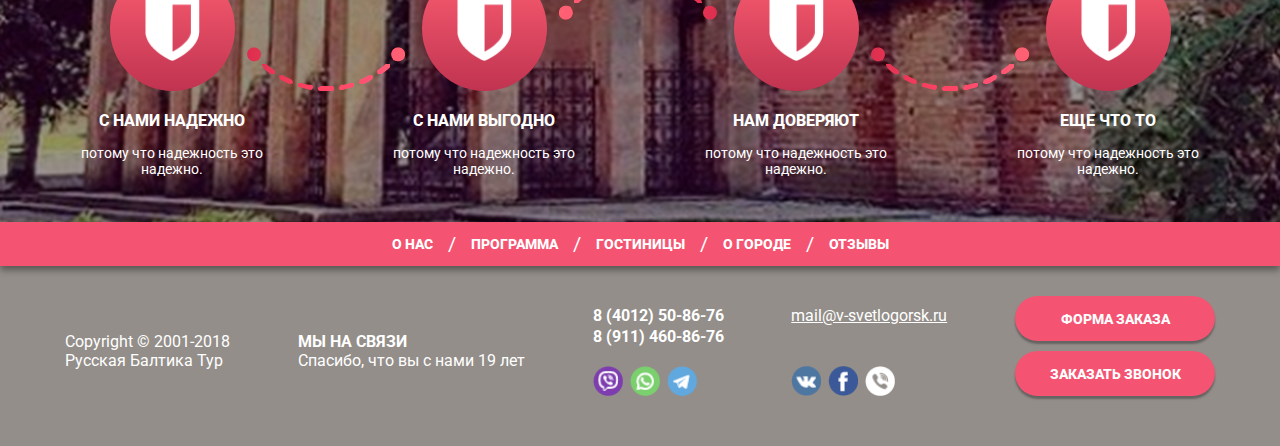
<file: index-review.html>
<!DOCTYPE html>
<html lang="en">

<head>
	<meta charset="UTF-8">
	<title>Document</title>
	<meta name="viewport" content="width=device-width, initial-scale=1.0">
	<link rel="stylesheet" href="css/main.css">
	<!--
	<link rel="stylesheet" href="js/slick/slick.css">
	<link rel="stylesheet" href="js/slick/slick-theme.css">
-->
	<link href="https://fonts.googleapis.com/css?family=Roboto:400,400i,500,500i,600,600i,700,700i,800,800i,900,900i&amp;subset=cyrillic-ext" rel="stylesheet">
</head>

<body>
	<header>
		<div class="container">


			<div class="top-header-row">
				<div class="logo-block"></div>
				<div class="plugin-block"></div>
				<div class="phone-block">
					<a href="tel: 84012508676">8 (4012) 50-86-76</a>
				</div>
				<input type="button" class="btn-primary" value="форма заказа">
				<input type="button" class="btn-primary" value="заказать звонок">
			</div>


		</div>


		<div class="menu-top">
			<div class="container">
				<ul>
					<li><a href="">о нас</a></li>
					<li><a href="">программа</a></li>
					<li><a href="">гостиницы</a></li>
					<li><a href="">о городе</a></li>
					<li><a href="">отзывы</a></li>
				</ul>
			</div>
		</div>

		<div class="banner-main-page">
			<div class="container">
				<h1>тур по калининградскому краю <br>
					<span>знакомство с янтарным краем</span>
				</h1>
			</div>
		</div>

		<div class="menu-secondary-top">
			<div class="container">
				<ul>
					<li>выберите ваш тур:</li>
					<li class="active"><a href="">2 дня</a></li>
					<li><a href="">3 дня</a></li>
					<li><a href="">4 дня</a></li>
					<li><a href="">5 дней</a></li>
				</ul>
			</div>
		</div>
	</header>
	<div class="main" role="main">
		<div class="container">
			<h2 class="subtitle-1">отзывы</h2>


			<div class="container-reviews">
				<div class="item">
					<div class="name-block">
						<div class="foto-user"></div>
						<div class="wrapper">
							<div class="name">Вероника</div>
							<div class="country">Россия</div>
						</div>

					</div>
					<div class="review-block">
						Отдых на Балтике - это ласковое море, свежий, насыщенный йодом и минералами воздух, потрясающая по красот природа, огромное количество достопримечательностей, а также широкие возможности
					</div>
				</div>
				<div class="item">
					<div class="name-block">
						<div class="foto-user"></div>
						<div class="wrapper">
							<div class="name">Ирина</div>
							<div class="country">Россия</div>
						</div>

					</div>
					<div class="review-block">
						Отдых на Балтике - это ласковое море, свежий, насыщенный йодом и минералами воздух, потрясающая по красот природа, огромное количество достопримечательностей, а также широкие возможности для оздоровления.
						<br><br> Туроператор "Русская Балтика Тур" уже более 18 лет специализируется на приеме, размещении и организации досуга туристов в Калининградской области. От большинства туроператоров по России нас отличает ответственный и комплексный подход: мы всегда на связи и сопровождаем наших любимых туристов вплоть до возвращения из путешествия.
						<br><br> Оживленный Светлогорск, живописный Зеленоградск, солнечный Янтарный, исторический Калининград или волшебная Куршская коса - какое бы из этих направлений Вы не выбрали, с нами Вы можете рассчитывать на комфортный и запоминающийся отдых с тонной впечатлений и красивейших фотографий. КАКИЕ УСЛУГИ МЫ ПРЕДЛАГАЕМ?
						<br><br> Размещение туристов в санаториях, отелях, гостиничных комплексах, апартаментах Калининградской области. Организация туров в Калининградскую область. Групповые и индивидуальные трансферы до места размещения, транспортное обслуживание. Организация школьных экскурсий. Лечебно-оздоровительные туры в санатории Балтийского моря.
					</div>
				</div>
				<div class="item">
					<div class="name-block">
						<div class="foto-user"></div>
						<div class="wrapper">
							<div class="name">Лариса</div>
							<div class="country">Россия</div>
						</div>

					</div>
					<div class="review-block">
						Отдых на Балтике - это ласковое море, свежий, насыщенный йодом и минералами воздух, потрясающая по красот природа, огромное количество достопримечательностей, а также широкие возможности
					</div>
				</div>
			</div>
			<input type="button" class="btn-primary show-modal btn-add-review" data-id="add-review" value="добавить отзыв">


		</div>
		<div class="advantages">
			<div class="container">
				<h2>почему выбирают нас</h2>
				<div class="under-title">
					Вы можете забронировать путевку, заполнив форму заявки на нашем сайте или позвонив по телефону 8 (4012) 69-75-08 После получения и обработки заказа, мы отправляем вам: официальное подтверждение бронирования путевки договор !
				</div>
				<div class="f-row">
					<div class="item">
						<div class="img-block">
							<div class="icon"></div>
						</div>
						<div class="text-block">
							<div class="title">с нами надежно</div>
							<div class="text">потому что надежность это надежно.</div>
						</div>
					</div>
					<div class="item">
						<div class="img-block">
							<div class="icon"></div>
						</div>
						<div class="text-block">
							<div class="title">с нами выгодно</div>
							<div class="text">потому что надежность это надежно.</div>
						</div>
					</div>
					<div class="item">
						<div class="img-block">
							<div class="icon"></div>
						</div>
						<div class="text-block">
							<div class="title">нам доверяют</div>
							<div class="text">потому что надежность это надежно.</div>
						</div>
					</div>
					<div class="item">
						<div class="img-block">
							<div class="icon"></div>
						</div>
						<div class="text-block">
							<div class="title">еще что то</div>
							<div class="text">потому что надежность это надежно.</div>
						</div>
					</div>
				</div>
			</div>
		</div>

	</div>

	<div class="my-modal modal-big" id="add-review">


		<div class="top-row">
			<div class="close-modal">&#215;</div>
		</div>

		<div class="content-modal">
			<div class="wrap-content">

				<div class="grey-block">
					<form action="">
						<input type="text" placeholder="Ваше имя*">
						<input type="text" placeholder="Страна*">
						<textarea name="" id="" placeholder="Ваш отзыв..."></textarea>

						<div class="row-bottom">
							<div class="left-part">
								<div class="wrap-photo-select">
									<div class="label">Фото</div>
									<input type="file">
								</div>
							</div>
							<div class="right-part">
								<div class="captcha"></div>
								<input type="submit" class="btn-primary btn-submit" value="добавить отзыв">
							</div>
						</div>



					</form>
				</div>
			</div>
		</div>
	</div>

	<footer>


		<div class="menu-bottom">
			<div class="container">
				<ul>
					<li><a href="">о нас</a></li>
					<li><a href="">программа</a></li>
					<li><a href="">гостиницы</a></li>
					<li><a href="">о городе</a></li>
					<li><a href="">отзывы</a></li>
				</ul>
			</div>
		</div>

		<div class="container">
			<div class="f-row">
				<div class="cm-1 column">
					Copyright © 2001-2018 <br> Русская Балтика Тур
				</div>
				<div class="cm-2 column">
					<span>мы на связи</span> <br> Спасибо, что вы с нами 19 лет
				</div>
				<div class="cm-3 column">
					<div class="phones">
						<a href="tel: 84012508676"> 8 (4012) 50-86-76</a>
						<a href="tel: 89114608676"> 8 (911) 460-86-76</a>
					</div>
					<div class="social">
						<a href="" class="vb"></a>
						<a href="" class="wa"></a>
						<a href="" class="tg"></a>
					</div>
				</div>
				<div class="cm-4 column">
					<div class="mail">
						<a href="mailto: mail@v-svetlogorsk.ru"> mail@v-svetlogorsk.ru</a>
					</div>
					<div class="social">
						<a href="" class="vk"></a>
						<a href="" class="fb"></a>
						<a href="" class="phone"></a>
					</div>
				</div>
				<div class="cm-5 column">
					<input type="button" value="форма заказа" class="btn-primary">
					<input type="button" value="заказать звонок" class="btn-primary">
				</div>
			</div>
		</div>

	</footer>
	<script src="https://ajax.googleapis.com/ajax/libs/jquery/3.3.1/jquery.min.js"></script>
	<!--
  <script>
    $(".programm-tour .show").on("click", function(e) {
      $(this).closest(".programm-tour").find(".programm").toggleClass("autoheight");
      if ($(this).closest(".programm-tour").find(".programm").hasClass("autoheight")) {
        $(this).html("свернуть программу");
        $(this).addClass("bg-up");
      } else {
        $(this).html("развернуть программу");
        $(this).removeClass("bg-up");
      }

    });

  </script>
-->

	<!--
	<script src="js/slick/slick.js"></script>
	<script src="js/script_slick_slider.js"></script>
-->
	<script src="js/modals.js"></script>
	<script src="js/script.js"></script>


</body>

</html>
</file>
<file: css/main.css>
* {
  -webkit-box-sizing: border-box;
          box-sizing: border-box;
  position: relative;
  margin: 0;
  padding: 0; }

a {
  text-decoration: none; }
  a:hover {
    text-decoration: underline; }

input:hover {
  text-decoration: underline;
  cursor: pointer; }

img {
  max-width: 100%;
  max-height: 100%; }

.container {
  width: 100%;
  padding-right: 15px;
  padding-left: 15px;
  margin-right: auto;
  margin-left: auto; }

@media (min-width: 576px) {
  .container {
    max-width: 540px; } }

@media (min-width: 768px) {
  .container {
    max-width: 760px; } }

@media (min-width: 992px) {
  .container {
    max-width: 960px; } }

@media (min-width: 1200px) {
  .container {
    max-width: 1200px; } }

.f-row {
  display: -webkit-box;
  display: -webkit-flex;
  display: -ms-flexbox;
  display: flex;
  -webkit-flex-wrap: wrap;
      -ms-flex-wrap: wrap;
          flex-wrap: wrap;
  -webkit-box-pack: justify;
  -webkit-justify-content: space-between;
      -ms-flex-pack: justify;
          justify-content: space-between;
  -webkit-box-align: center;
  -webkit-align-items: center;
      -ms-flex-align: center;
          align-items: center; }

header ul {
  margin: 0;
  padding: 0; }

header li {
  list-style-type: none; }

header .logo-block {
  background-repeat: no-repeat !important;
  -webkit-background-size: contain !important;
          background-size: contain !important;
  background-position: center !important;
  background-image: url("../img/logo.png");
  width: 132px;
  height: 136px; }

header .top-header-row {
  display: -webkit-box;
  display: -webkit-flex;
  display: -ms-flexbox;
  display: flex;
  -webkit-flex-wrap: wrap;
      -ms-flex-wrap: wrap;
          flex-wrap: wrap;
  -webkit-box-pack: justify;
  -webkit-justify-content: space-between;
      -ms-flex-pack: justify;
          justify-content: space-between;
  -webkit-box-align: center;
  -webkit-align-items: center;
      -ms-flex-align: center;
          align-items: center;
  padding: 10px 0; }
  @media (max-width: 525px) {
    header .top-header-row {
      -webkit-box-pack: center;
      -webkit-justify-content: center;
          -ms-flex-pack: center;
              justify-content: center; }
      header .top-header-row .phone-block {
        display: -webkit-box;
        display: -webkit-flex;
        display: -ms-flexbox;
        display: flex;
        -webkit-flex-basis: 100%;
            -ms-flex-preferred-size: 100%;
                flex-basis: 100%;
        -webkit-box-pack: center;
        -webkit-justify-content: center;
            -ms-flex-pack: center;
                justify-content: center;
        margin: 10px 0; }
      header .top-header-row input {
        margin-left: 10px;
        margin-bottom: 10px; } }
  @media (min-width: 992px) and (max-width: 1200px) {
    header .top-header-row {
      padding-bottom: 0; }
      header .top-header-row input:last-child {
        margin-left: auto;
        top: -25px; } }
  @media (min-width: 768px) and (max-width: 991px) {
    header .top-header-row {
      -webkit-box-pack: end;
      -webkit-justify-content: flex-end;
          -ms-flex-pack: end;
              justify-content: flex-end; }
      header .top-header-row > * {
        margin-left: 40px; }
        header .top-header-row > *:first-child {
          margin-left: 0; } }

header .phone-block a {
  display: -webkit-box;
  display: -webkit-flex;
  display: -ms-flexbox;
  display: flex;
  -webkit-box-align: center;
  -webkit-align-items: center;
      -ms-flex-align: center;
          align-items: center;
  font-size: 18px;
  font-weight: 700; }
  header .phone-block a::before {
    content: "";
    display: block;
    margin-right: 10px;
    width: 20px;
    height: 20px;
    background-repeat: no-repeat !important;
    -webkit-background-size: contain !important;
            background-size: contain !important;
    background-position: center !important;
    background-image: url("../img/phone.png"); }

header .plugin-block {
  width: 332px;
  height: 72px;
  border: 1px solid black; }

header .menu-top {
  background-color: #f45472;
  padding: 10px 0;
  z-index: 12;
  -webkit-box-shadow: 0px 4px 7px rgba(0, 0, 0, 0.4);
          box-shadow: 0px 4px 7px rgba(0, 0, 0, 0.4); }
  header .menu-top ul {
    display: -webkit-box;
    display: -webkit-flex;
    display: -ms-flexbox;
    display: flex;
    -webkit-box-pack: center;
    -webkit-justify-content: center;
        -ms-flex-pack: center;
            justify-content: center; }
    header .menu-top ul li {
      display: -webkit-box;
      display: -webkit-flex;
      display: -ms-flexbox;
      display: flex;
      -webkit-box-align: center;
      -webkit-align-items: center;
          -ms-flex-align: center;
              align-items: center; }
      header .menu-top ul li::after {
        content: "/";
        display: block;
        font-size: 20px;
        font-weight: 400;
        color: white;
        margin-left: 15px;
        margin-right: 15px; }
      header .menu-top ul li:last-child:after {
        display: none; }
    header .menu-top ul li a {
      color: white;
      text-transform: uppercase;
      font-size: 14px;
      font-weight: 800; }
  @media (max-width: 767px) {
    header .menu-top ul {
      -webkit-flex-wrap: wrap;
          -ms-flex-wrap: wrap;
              flex-wrap: wrap; } }

header .menu-secondary-top {
  background-color: #f45472;
  z-index: 11;
  -webkit-box-shadow: 0px 4px 7px rgba(0, 0, 0, 0.4);
          box-shadow: 0px 4px 7px rgba(0, 0, 0, 0.4); }
  header .menu-secondary-top ul {
    display: -webkit-box;
    display: -webkit-flex;
    display: -ms-flexbox;
    display: flex;
    -webkit-flex-wrap: wrap;
        -ms-flex-wrap: wrap;
            flex-wrap: wrap;
    -webkit-box-pack: center;
    -webkit-justify-content: center;
        -ms-flex-pack: center;
            justify-content: center; }
    header .menu-secondary-top ul li {
      display: -webkit-box;
      display: -webkit-flex;
      display: -ms-flexbox;
      display: flex;
      -webkit-box-align: center;
      -webkit-align-items: center;
          -ms-flex-align: center;
              align-items: center;
      color: white;
      text-transform: uppercase;
      font-size: 16px;
      font-weight: 800;
      border-right: 2px solid white; }
      header .menu-secondary-top ul li a {
        display: block;
        width: 100%;
        height: 100%;
        padding: 20px 30px; }
      header .menu-secondary-top ul li:hover {
        background-color: #cc324e;
        cursor: pointer; }
      header .menu-secondary-top ul li:first-child {
        padding: 20px 30px; }
      header .menu-secondary-top ul li:first-child:hover {
        background-color: #f45472;
        cursor: auto; }
      header .menu-secondary-top ul li.active {
        background: white; }
        header .menu-secondary-top ul li.active a {
          color: #f45472; }
      @media (min-width: 576px) and (max-width: 767px) {
        header .menu-secondary-top ul li:first-child {
          padding: 10px 10px; }
        header .menu-secondary-top ul li a {
          padding: 10px 13px !important; }
          header .menu-secondary-top ul li a:first-child {
            padding: 10px 10px; } }
    header .menu-secondary-top ul li a {
      color: white;
      text-transform: uppercase;
      font-size: 16px;
      font-weight: 800; }
      header .menu-secondary-top ul li a:hover {
        text-decoration: none; }
    @media (max-width: 575px) {
      header .menu-secondary-top ul {
        -webkit-box-pack: start;
        -webkit-justify-content: flex-start;
            -ms-flex-pack: start;
                justify-content: flex-start; }
        header .menu-secondary-top ul li {
          display: -webkit-box;
          display: -webkit-flex;
          display: -ms-flexbox;
          display: flex;
          -webkit-box-flex: 1;
          -webkit-flex-grow: 1;
              -ms-flex-positive: 1;
                  flex-grow: 1;
          -webkit-box-pack: center;
          -webkit-justify-content: center;
              -ms-flex-pack: center;
                  justify-content: center; }
          header .menu-secondary-top ul li:first-child {
            border-right: none;
            display: -webkit-box;
            display: -webkit-flex;
            display: -ms-flexbox;
            display: flex;
            -webkit-flex-basis: 100%;
                -ms-flex-preferred-size: 100%;
                    flex-basis: 100%;
            padding: 10px 9px;
            padding-left: 0; }
          header .menu-secondary-top ul li:nth-child(2) {
            border-left: 2px solid white; }
          header .menu-secondary-top ul li a {
            padding: 10px 10px;
            width: auto;
            height: auto; } }

header .banner-main-page {
  background-image: url("../img/i-rBbnL_l7w.jpg");
  -webkit-background-size: cover;
          background-size: cover;
  background-repeat: no-repeat;
  background-position: center;
  min-height: 400px;
  display: -webkit-box;
  display: -webkit-flex;
  display: -ms-flexbox;
  display: flex;
  -webkit-box-pack: center;
  -webkit-justify-content: center;
      -ms-flex-pack: center;
          justify-content: center;
  -webkit-box-align: center;
  -webkit-align-items: center;
      -ms-flex-align: center;
          align-items: center; }
  header .banner-main-page h1 {
    color: white;
    text-transform: uppercase;
    text-align: center;
    font-weight: 400;
    font-size: 58px;
    z-index: 3;
    text-shadow: 0px 4px 7px rgba(0, 0, 0, 0.4); }
  header .banner-main-page h1 span {
    font-weight: 900 !important;
    color: white; }
  header .banner-main-page::after {
    background: transparent;
    background: -webkit-gradient(linear, left top, right top, from(rgba(0, 0, 0, 0.1)), color-stop(30%, rgba(218, 215, 215, 0.4)), color-stop(70%, rgba(218, 215, 215, 0.4)), to(rgba(0, 0, 0, 0.1)));
    background: -webkit-linear-gradient(left, rgba(0, 0, 0, 0.1), rgba(218, 215, 215, 0.4) 30%, rgba(218, 215, 215, 0.4) 70%, rgba(0, 0, 0, 0.1) 100%);
    background: -o-linear-gradient(left, rgba(0, 0, 0, 0.1), rgba(218, 215, 215, 0.4) 30%, rgba(218, 215, 215, 0.4) 70%, rgba(0, 0, 0, 0.1) 100%);
    background: linear-gradient(to right, rgba(0, 0, 0, 0.1), rgba(218, 215, 215, 0.4) 30%, rgba(218, 215, 215, 0.4) 70%, rgba(0, 0, 0, 0.1) 100%);
    content: "";
    display: block;
    height: 100%;
    left: 0;
    position: absolute;
    top: 0;
    width: 100%;
    z-index: 2; }
  @media (max-width: 767px) {
    header .banner-main-page {
      min-height: 320px; }
      header .banner-main-page h1,
      header .banner-main-page h1 span {
        font-size: 30px; } }
  @media (max-width: 576px) {
    header .banner-main-page {
      min-height: 200px; }
      header .banner-main-page h1,
      header .banner-main-page h1 span {
        font-size: 24px; } }

footer {
  background-color: #938e89;
  padding-bottom: 30px; }
  footer .f-row > * {
    padding: 10px; }
  footer * {
    color: white !important;
    font-size: 16px; }
  footer .mail, footer .phones {
    height: 60px; }
  footer .phones a {
    display: block;
    margin-bottom: 2px;
    font-weight: 700; }
  footer .cm-2 span {
    text-transform: uppercase;
    font-weight: 700; }
  footer input {
    margin-bottom: 10px; }
  footer .mail a {
    text-decoration: underline; }
  footer .social {
    display: -webkit-box;
    display: -webkit-flex;
    display: -ms-flexbox;
    display: flex; }
    footer .social > * {
      margin-right: 7px; }
      footer .social > *:last-child {
        margin-right: 0; }
    footer .social a {
      display: block;
      width: 30px;
      height: 30px;
      background-repeat: no-repeat !important;
      -webkit-background-size: contain !important;
              background-size: contain !important;
      background-position: center !important; }
      footer .social a.vb {
        background-image: url("../img/vb.png"); }
      footer .social a.wa {
        background-image: url("../img/wa.png"); }
      footer .social a.tg {
        background-image: url("../img/tg.png"); }
      footer .social a.vk {
        background-image: url("../img/vk.png"); }
      footer .social a.fb {
        background-image: url("../img/fb.png"); }
      footer .social a.phone {
        background-image: url("../img/ph.png"); }
  @media (min-width: 768px) and (max-width: 1199px) {
    footer .cm-5 {
      display: -webkit-box;
      display: -webkit-flex;
      display: -ms-flexbox;
      display: flex;
      margin-top: 10px; }
      footer .cm-5 > *:first-child {
        margin-right: 10px; } }
  @media (max-width: 599px) {
    footer .f-row {
      -webkit-box-orient: vertical;
      -webkit-box-direction: normal;
      -webkit-flex-direction: column;
          -ms-flex-direction: column;
              flex-direction: column;
      -webkit-box-align: center;
      -webkit-align-items: center;
          -ms-flex-align: center;
              align-items: center;
      -webkit-box-pack: start;
      -webkit-justify-content: flex-start;
          -ms-flex-pack: start;
              justify-content: flex-start;
      text-align: center; }
    footer .social {
      -webkit-box-pack: justify;
      -webkit-justify-content: space-between;
          -ms-flex-pack: justify;
              justify-content: space-between;
      max-width: 130px;
      margin: 0 auto; } }
  footer .menu-bottom {
    margin-bottom: 20px;
    background-color: #f45472;
    padding: 10px 0;
    z-index: 2;
    -webkit-box-shadow: 0px 4px 7px rgba(0, 0, 0, 0.4);
            box-shadow: 0px 4px 7px rgba(0, 0, 0, 0.4); }
    footer .menu-bottom ul {
      display: -webkit-box;
      display: -webkit-flex;
      display: -ms-flexbox;
      display: flex;
      -webkit-box-pack: center;
      -webkit-justify-content: center;
          -ms-flex-pack: center;
              justify-content: center; }
      footer .menu-bottom ul li {
        display: -webkit-box;
        display: -webkit-flex;
        display: -ms-flexbox;
        display: flex;
        -webkit-box-align: center;
        -webkit-align-items: center;
            -ms-flex-align: center;
                align-items: center; }
        footer .menu-bottom ul li::after {
          content: "/";
          display: block;
          font-size: 20px;
          font-weight: 400;
          color: white;
          margin-left: 15px;
          margin-right: 15px; }
        footer .menu-bottom ul li:last-child:after {
          display: none; }
      footer .menu-bottom ul li a {
        color: white;
        text-transform: uppercase;
        font-size: 14px;
        font-weight: 800; }
    @media (max-width: 767px) {
      footer .menu-bottom ul {
        -webkit-flex-wrap: wrap;
            -ms-flex-wrap: wrap;
                flex-wrap: wrap; } }

.slider-part .slick-list {
  -webkit-border-top-left-radius: 5px !important;
          border-top-left-radius: 5px !important;
  -webkit-border-bottom-left-radius: 5px !important;
          border-bottom-left-radius: 5px !important; }
  @media (max-width: 767px) {
    .slider-part .slick-list {
      -webkit-border-bottom-left-radius: 0px !important;
              border-bottom-left-radius: 0px !important;
      -webkit-border-top-right-radius: 5px !important;
              border-top-right-radius: 5px !important; } }

.slider-part .slick-prev {
  left: 25px;
  z-index: 2; }

.slider-part .slick-next {
  right: 25px;
  z-index: 2; }

.slider-part .slick-prev:before,
.slider-part .slick-next:before {
  opacity: 1;
  content: "" !important;
  display: block;
  -webkit-border-radius: 50%;
          border-radius: 50%;
  width: 30px;
  height: 30px;
  background-color: white !important; }

.slider-part .slick-prev:before {
  background-image: url("../img/ar-r.png");
  background-repeat: no-repeat;
  background-position: center; }

.slider-part .slick-next:before {
  background-image: url("../img/ar-l.png");
  background-repeat: no-repeat;
  background-position: center; }

.slider-part .slick-dots {
  bottom: 15px;
  text-align: left;
  padding-left: 15px; }

.slider-part .slick-dots li {
  margin: 0 3px;
  width: 14px;
  height: 14px; }
  .slider-part .slick-dots li.slick-active button:before {
    background-color: white; }

.slider-part .slick-dots li button {
  width: 10px;
  height: 10px; }

.slider-part .slick-dots li button:before {
  width: 10px;
  height: 10px;
  opacity: 1;
  content: "" !important;
  background-color: transparent;
  border: 2px solid white;
  -webkit-border-radius: 50%;
          border-radius: 50%; }

.slider-photo .wrap-item:hover {
  cursor: pointer; }

.slider-photo,
.slider-modal {
  margin-top: 30px;
  margin-bottom: 30px; }
  .slider-photo .wrap-item,
  .slider-modal .wrap-item {
    height: 250px;
    max-height: 100%;
    overflow: hidden;
    width: auto;
    padding: 0 10px; }
    @media (max-width: 470px) {
      .slider-photo .wrap-item,
      .slider-modal .wrap-item {
        height: 150px;
        max-height: 100%; } }
    .slider-photo .wrap-item .item,
    .slider-modal .wrap-item .item {
      height: 100%;
      overflow: hidden; }
      .slider-photo .wrap-item .item img,
      .slider-modal .wrap-item .item img {
        min-height: 100%;
        min-width: 100%;
        max-height: 120%;
        max-width: 120%;
        height: auto;
        width: auto;
        margin: 0 auto; }
  .slider-photo .slick-prev,
  .slider-modal .slick-prev {
    left: 25px;
    z-index: 2; }
  .slider-photo .slick-next,
  .slider-modal .slick-next {
    right: 33px;
    z-index: 2; }
  .slider-photo .slick-prev:before,
  .slider-photo .slick-next:before,
  .slider-modal .slick-prev:before,
  .slider-modal .slick-next:before {
    opacity: 1;
    content: "" !important;
    display: block;
    -webkit-border-radius: 50%;
            border-radius: 50%;
    width: 30px;
    height: 30px;
    background-color: white !important; }
  .slider-photo .slick-prev:before,
  .slider-modal .slick-prev:before {
    background-image: url("../img/ar-r.png");
    background-repeat: no-repeat;
    background-position: center; }
  .slider-photo .slick-next:before,
  .slider-modal .slick-next:before {
    background-image: url("../img/ar-l.png");
    background-repeat: no-repeat;
    background-position: center; }
  .slider-photo .slick-dots,
  .slider-modal .slick-dots {
    display: none !important; }

.slider-modal {
  position: fixed !important;
  z-index: 11;
  left: 50%;
  top: 20px;
  -webkit-transform: translateX(-50%);
      -ms-transform: translateX(-50%);
          transform: translateX(-50%);
  width: 95%;
  max-width: 900px;
  max-height: 100%;
  height: 500px;
  margin: 0 auto;
  display: none !important; }
  .slider-modal .wrap-item {
    height: 500px; }
  .slider-modal.show-important {
    display: block !important; }
  .slider-modal .slick-prev,
  .slider-modal .slick-next {
    top: 50%; }
  @media (max-width: 767px) {
    .slider-modal {
      height: 300px; }
      .slider-modal .wrap-item {
        height: 300px; } }

.wrap-body-blur {
  z-index: 9;
  -webkit-filter: blur(2px);
  -moz-filter: blur(2px);
  -o-filter: blur(2px);
  -ms-filter: blur(2px);
  filter: blur(2px);
  background: rgba(0, 0, 0, 0.5); }

.antyclick {
  position: absolute;
  z-index: 9;
  top: 0;
  left: 0;
  width: 100%;
  height: 100%; }

.my-modal {
  display: none;
  z-index: 15;
  min-width: 290px;
  min-height: 80px;
  position: fixed;
  padding-bottom: 20px;
  -webkit-border-radius: 5px;
          border-radius: 5px;
  left: 50%;
  top: 20px;
  -webkit-transform: translateX(-50%);
      -ms-transform: translateX(-50%);
          transform: translateX(-50%);
  background: white; }
  .my-modal#hotel .hotels-wrap .item .info-part .title-block {
    color: #2e2e2e;
    text-decoration: none;
    font-weight: 800; }
  .my-modal#hotel .hotels-wrap .item .info-block {
    font-weight: 500;
    font-size: 14px; }
  .my-modal#hotel .text-info {
    margin-top: 20px; }
    .my-modal#hotel .text-info .p-item {
      font-weight: 500;
      margin-bottom: 20px; }
      .my-modal#hotel .text-info .p-item .p-title {
        text-transform: uppercase;
        font-weight: 800;
        margin-bottom: 7px; }
      .my-modal#hotel .text-info .p-item .p-subtitle {
        font-weight: 800;
        margin-top: 13px;
        margin-bottom: 5px; }
  .my-modal .top-row {
    background-color: #f8f8f7;
    -webkit-border-top-left-radius: 5px;
            border-top-left-radius: 5px;
    -webkit-border-top-right-radius: 5px;
            border-top-right-radius: 5px;
    padding: 7px 20px; }
    .my-modal .top-row .close-modal {
      width: 35px;
      height: 35px;
      background-color: #f45472;
      -webkit-border-radius: 50%;
              border-radius: 50%;
      margin-left: auto;
      display: -webkit-box;
      display: -webkit-flex;
      display: -ms-flexbox;
      display: flex;
      -webkit-box-align: center;
      -webkit-align-items: center;
          -ms-flex-align: center;
              align-items: center;
      -webkit-box-pack: center;
      -webkit-justify-content: center;
          -ms-flex-pack: center;
              justify-content: center;
      color: white;
      font-size: 25px; }
      .my-modal .top-row .close-modal:hover {
        cursor: pointer;
        background: #cc324e; }
  .my-modal .content-modal {
    z-index: 2;
    overflow-x: hidden; }
  .my-modal .wrap-content {
    padding: 20px 50px;
    padding-bottom: 5px;
    max-height: 650px;
    overflow-y: scroll;
    width: 100%;
    position: relative;
    right: -17px;
    z-index: 1; }
    @media (max-width: 767px) {
      .my-modal .wrap-content {
        padding: 20px 45px 20px 15px; } }
  .my-modal.modal-big {
    width: 100%;
    top: 10px;
    -webkit-box-shadow: 0px 0px 30px 0px rgba(0, 0, 0, 0.5);
            box-shadow: 0px 0px 30px 0px rgba(0, 0, 0, 0.5);
    background: white; }
    @media (min-width: 576px) {
      .my-modal.modal-big {
        max-width: 540px; } }
    @media (min-width: 768px) {
      .my-modal.modal-big {
        max-width: 760px; } }
    @media (min-width: 992px) {
      .my-modal.modal-big {
        max-width: 960px; } }
    @media (min-width: 1200px) {
      .my-modal.modal-big {
        max-width: 1200px; } }
  .my-modal ul:not(.slick-dots) {
    list-style-type: none; }
    .my-modal ul:not(.slick-dots) li::before {
      content: ">";
      display: inline-block;
      margin-right: 10px; }
  .my-modal .list-info-block {
    padding: 20px 35px;
    background-color: #f8f8f7; }
    .my-modal .list-info-block .line {
      display: -webkit-box;
      display: -webkit-flex;
      display: -ms-flexbox;
      display: flex;
      -webkit-box-pack: justify;
      -webkit-justify-content: space-between;
          -ms-flex-pack: justify;
              justify-content: space-between;
      -webkit-box-align: start;
      -webkit-align-items: flex-start;
          -ms-flex-align: start;
              align-items: flex-start;
      -webkit-flex-wrap: wrap;
          -ms-flex-wrap: wrap;
              flex-wrap: wrap;
      margin-bottom: 15px; }
      .my-modal .list-info-block .line .field {
        -webkit-flex-basis: 25%;
            -ms-flex-preferred-size: 25%;
                flex-basis: 25%;
        font-weight: 700; }
        @media (max-width: 767px) {
          .my-modal .list-info-block .line .field {
            -webkit-flex-basis: 100%;
                -ms-flex-preferred-size: 100%;
                    flex-basis: 100%;
            margin-bottom: 5px; } }
      .my-modal .list-info-block .line .value {
        -webkit-flex-basis: 70%;
            -ms-flex-preferred-size: 70%;
                flex-basis: 70%; }
        @media (max-width: 767px) {
          .my-modal .list-info-block .line .value {
            -webkit-flex-basis: 100%;
                -ms-flex-preferred-size: 100%;
                    flex-basis: 100%; } }
  .my-modal .button-row {
    display: -webkit-box;
    display: -webkit-flex;
    display: -ms-flexbox;
    display: flex;
    -webkit-box-pack: end;
    -webkit-justify-content: flex-end;
        -ms-flex-pack: end;
            justify-content: flex-end;
    -webkit-box-align: center;
    -webkit-align-items: center;
        -ms-flex-align: center;
            align-items: center;
    padding: 5px 50px; }
    .my-modal .button-row .btn-order {
      width: auto;
      height: 55px;
      -webkit-border-radius: 50px;
              border-radius: 50px;
      padding-left: 45px;
      padding-right: 45px; }
      @media (max-width: 576px) {
        .my-modal .button-row .btn-order {
          padding-left: 30px;
          padding-right: 30px; } }
    .my-modal .button-row .close-modal {
      -webkit-border-radius: 50%;
              border-radius: 50%;
      width: 55px;
      height: 55px;
      margin-left: 10px;
      font-size: 35px;
      font-weight: 300; }
      .my-modal .button-row .close-modal:hover {
        text-decoration: none; }
  .my-modal#modal-order-fast {
    background: #f2f2ef;
    width: 600px;
    max-width: 97%; }
    .my-modal#modal-order-fast .top-row {
      background: #f2f2ef; }
    .my-modal#modal-order-fast .wrap-content {
      padding-top: 0;
      padding-right: 67px; }
    .my-modal#modal-order-fast .inputs-wrap input {
      width: 100%;
      margin-bottom: 10px; }
      .my-modal#modal-order-fast .inputs-wrap input:last-child {
        margin-bottom: 0; }
    .my-modal#modal-order-fast .btn-submit {
      margin-top: 20px;
      margin-left: auto; }
  .my-modal#modal-order-big .content-modal {
    background-color: #F8F8F7; }
  .my-modal#modal-order-big .inputs-wrap {
    display: -webkit-box;
    display: -webkit-flex;
    display: -ms-flexbox;
    display: flex;
    -webkit-flex-wrap: wrap;
        -ms-flex-wrap: wrap;
            flex-wrap: wrap; }
    .my-modal#modal-order-big .inputs-wrap input,
    .my-modal#modal-order-big .inputs-wrap select {
      margin-bottom: 15px;
      margin-right: 20px; }
      .my-modal#modal-order-big .inputs-wrap input:nth-child(2n),
      .my-modal#modal-order-big .inputs-wrap select:nth-child(2n) {
        margin-right: 0; }
      @media (max-width: 575px) {
        .my-modal#modal-order-big .inputs-wrap input,
        .my-modal#modal-order-big .inputs-wrap select {
          width: 100%;
          margin-right: 0; } }
      @media (min-width: 576px) and (max-width: 767px) {
        .my-modal#modal-order-big .inputs-wrap input,
        .my-modal#modal-order-big .inputs-wrap select {
          width: 210px; } }
      @media (min-width: 768px) and (max-width: 991px) {
        .my-modal#modal-order-big .inputs-wrap input,
        .my-modal#modal-order-big .inputs-wrap select {
          width: 312.5px; } }
      @media (min-width: 992px) and (max-width: 1199px) {
        .my-modal#modal-order-big .inputs-wrap input,
        .my-modal#modal-order-big .inputs-wrap select {
          width: 420px; } }
      @media (min-width: 1200px) {
        .my-modal#modal-order-big .inputs-wrap input,
        .my-modal#modal-order-big .inputs-wrap select {
          width: 530px; } }
  .my-modal#add-review {
    background-color: #f2f2ef; }
    .my-modal#add-review .top-row {
      background-color: #f2f2ef; }
    .my-modal#add-review .wrap-content, .my-modal#add-review .grey-block {
      padding-top: 0; }
    .my-modal#add-review .grey-block {
      padding: 0; }
    .my-modal#add-review input[type="text"] {
      width: 100%;
      max-width: 500px;
      margin-bottom: 15px; }
    .my-modal#add-review .row-bottom {
      display: -webkit-box;
      display: -webkit-flex;
      display: -ms-flexbox;
      display: flex;
      -webkit-flex-wrap: wrap;
          -ms-flex-wrap: wrap;
              flex-wrap: wrap;
      -webkit-box-pack: justify;
      -webkit-justify-content: space-between;
          -ms-flex-pack: justify;
              justify-content: space-between;
      margin-top: 20px; }
      .my-modal#add-review .row-bottom .left-part {
        -webkit-flex-basis: 25%;
            -ms-flex-preferred-size: 25%;
                flex-basis: 25%; }
      .my-modal#add-review .row-bottom .right-part {
        display: -webkit-box;
        display: -webkit-flex;
        display: -ms-flexbox;
        display: flex;
        -webkit-flex-wrap: wrap;
            -ms-flex-wrap: wrap;
                flex-wrap: wrap;
        -webkit-box-align: center;
        -webkit-align-items: center;
            -ms-flex-align: center;
                align-items: center;
        -webkit-flex-basis: 50%;
            -ms-flex-preferred-size: 50%;
                flex-basis: 50%;
        display: flex; }
        .my-modal#add-review .row-bottom .right-part input {
          margin-left: 15px; }
      .my-modal#add-review .row-bottom .captcha {
        width: 280px;
        height: 60px;
        border: 1px solid black; }
      .my-modal#add-review .row-bottom .label {
        margin-bottom: 10px; }
      @media (min-width: 992px) and (max-width: 1199px) {
        .my-modal#add-review .row-bottom .left-part {
          -webkit-flex-basis: auto;
              -ms-flex-preferred-size: auto;
                  flex-basis: auto; }
        .my-modal#add-review .row-bottom .right-part {
          -webkit-flex-basis: auto;
              -ms-flex-preferred-size: auto;
                  flex-basis: auto; } }
      @media (min-width: 768px) and (max-width: 991px) {
        .my-modal#add-review .row-bottom .left-part {
          -webkit-flex-basis: auto;
              -ms-flex-preferred-size: auto;
                  flex-basis: auto;
          margin-bottom: 10px; }
        .my-modal#add-review .row-bottom .right-part {
          -webkit-flex-basis: auto;
              -ms-flex-preferred-size: auto;
                  flex-basis: auto; } }
      @media (max-width: 767px) {
        .my-modal#add-review .row-bottom > * {
          -webkit-flex-basis: 100%;
              -ms-flex-preferred-size: 100%;
                  flex-basis: 100%; }
        .my-modal#add-review .row-bottom .left-part {
          margin-bottom: 10px; }
        .my-modal#add-review .row-bottom .btn-submit {
          margin-top: 10px; }
        .my-modal#add-review .row-bottom .wrap-content {
          padding-bottom: 0; }
        .my-modal#add-review .row-bottom input.btn-submit {
          margin-left: 0; } }

input[type="text"], input[type="tel"], input[type="email"], select {
  display: -webkit-box;
  display: -webkit-flex;
  display: -ms-flexbox;
  display: flex;
  -webkit-box-align: center;
  -webkit-align-items: center;
      -ms-flex-align: center;
          align-items: center;
  padding: 5px 25px;
  height: 45px;
  border: none;
  -webkit-border-radius: 40px;
          border-radius: 40px;
  background: white;
  -webkit-box-shadow: 1px 1px 2px 0px rgba(0, 0, 0, 0.5);
          box-shadow: 1px 1px 2px 0px rgba(0, 0, 0, 0.5); }
  input[type="text"]:focus, input[type="tel"]:focus, input[type="email"]:focus, select:focus {
    outline: none; }
  input[type="text"]:hover, input[type="tel"]:hover, input[type="email"]:hover, select:hover {
    cursor: text;
    text-decoration: none; }

select {
  -webkit-appearance: none;
  background-image: url("../img/select-bg.png");
  background-position: 98% center;
  background-repeat: no-repeat;
  /* for FF */
  -moz-appearance: none;
  text-indent: 0.01px;
  -o-text-overflow: '';
     text-overflow: '';
  /* for IE */
  -ms-appearance: none;
  appearance: none !important;
  padding: 5px 15px;
  padding-right: 40px; }

input[placeholder] {
  color: #2e2e2e; }

textarea {
  width: 100%;
  resize: none;
  min-height: 100px;
  border: none;
  -webkit-border-radius: 5px;
          border-radius: 5px;
  background: white;
  -webkit-box-shadow: 1px 1px 2px 0px rgba(0, 0, 0, 0.5);
          box-shadow: 1px 1px 2px 0px rgba(0, 0, 0, 0.5);
  padding: 10px 15px; }
  textarea:focus {
    outline: none; }

::-webkit-input-placeholder {
  color: #2e2e2e; }

::-moz-placeholder {
  color: #2e2e2e; }

/* Firefox 19+ */
:-moz-placeholder {
  color: #2e2e2e; }

/* Firefox 18- */
:-ms-input-placeholder {
  color: #2e2e2e; }

body {
  background-color: white; }

body * {
  color: #2e2e2e;
  font-family: 'Roboto', sans-serif; }

.btn-primary {
  border: none;
  -webkit-box-shadow: none;
          box-shadow: none;
  display: -webkit-box;
  display: -webkit-flex;
  display: -ms-flexbox;
  display: flex;
  -webkit-box-align: center;
  -webkit-align-items: center;
      -ms-flex-align: center;
          align-items: center;
  -webkit-box-pack: center;
  -webkit-justify-content: center;
      -ms-flex-pack: center;
          justify-content: center;
  background-color: #f45472;
  color: white;
  text-transform: uppercase;
  font-weight: 800;
  font-size: 14px;
  -webkit-border-radius: 25px;
          border-radius: 25px;
  -webkit-box-shadow: 0px 3px 2px 0px rgba(71, 71, 71, 0.6);
          box-shadow: 0px 3px 2px 0px rgba(71, 71, 71, 0.6);
  height: 45px;
  width: 200px; }
  @media (max-width: 767px) {
    .btn-primary {
      width: 155px; } }
  .btn-primary:hover {
    background-color: #cc324e; }

.btn-secondary {
  border: none;
  -webkit-box-shadow: none;
          box-shadow: none;
  display: -webkit-box;
  display: -webkit-flex;
  display: -ms-flexbox;
  display: flex;
  -webkit-box-align: center;
  -webkit-align-items: center;
      -ms-flex-align: center;
          align-items: center;
  -webkit-box-pack: center;
  -webkit-justify-content: center;
      -ms-flex-pack: center;
          justify-content: center;
  background-color: #c9c6c4;
  color: white;
  text-transform: uppercase;
  font-weight: 800;
  font-size: 14px;
  -webkit-border-radius: 25px;
          border-radius: 25px;
  height: 45px;
  width: 200px; }
  .btn-secondary:hover {
    background-color: #aba7a5;
    cursor: pointer; }

.main {
  padding-top: 15px; }

.subtitle-1 {
  font-size: 34px;
  font-weight: 800;
  text-transform: uppercase;
  margin-bottom: 25px; }

.subtitle-2 {
  font-size: 25px;
  font-weight: 800;
  text-transform: uppercase;
  margin-bottom: 15px; }
  .tour-block .subtitle-2 {
    font-size: 19px;
    margin-bottom: 30px; }

.tour-wrap .tour-block {
  display: -webkit-box;
  display: -webkit-flex;
  display: -ms-flexbox;
  display: flex;
  -webkit-flex-wrap: wrap;
      -ms-flex-wrap: wrap;
          flex-wrap: wrap;
  -webkit-box-shadow: 3px 2px 4px rgba(0, 0, 0, 0.3);
          box-shadow: 3px 2px 4px rgba(0, 0, 0, 0.3);
  -webkit-border-top-right-radius: 5px;
          border-top-right-radius: 5px;
  -webkit-border-bottom-right-radius: 5px;
          border-bottom-right-radius: 5px; }
  .tour-wrap .tour-block > * {
    -webkit-flex-basis: 50%;
        -ms-flex-preferred-size: 50%;
            flex-basis: 50%; }
  .tour-wrap .tour-block .img-part {
    background-repeat: no-repeat !important;
    -webkit-background-size: cover !important;
            background-size: cover !important;
    background-position: center !important;
    background-image: url("../img/1475492462193164383.jpg");
    -webkit-border-top-left-radius: 5px;
            border-top-left-radius: 5px;
    -webkit-border-bottom-left-radius: 5px;
            border-bottom-left-radius: 5px; }
  .tour-wrap .tour-block .description-part {
    background-color: #f8f8f7;
    padding: 30px 20px;
    display: -webkit-box;
    display: -webkit-flex;
    display: -ms-flexbox;
    display: flex;
    -webkit-box-align: center;
    -webkit-align-items: center;
        -ms-flex-align: center;
            align-items: center;
    -webkit-box-pack: center;
    -webkit-justify-content: center;
        -ms-flex-pack: center;
            justify-content: center;
    -webkit-box-orient: vertical;
    -webkit-box-direction: normal;
    -webkit-flex-direction: column;
        -ms-flex-direction: column;
            flex-direction: column;
    -webkit-border-top-right-radius: 5px;
            border-top-right-radius: 5px;
    -webkit-border-bottom-right-radius: 5px;
            border-bottom-right-radius: 5px; }
    .tour-wrap .tour-block .description-part .line {
      display: -webkit-box;
      display: -webkit-flex;
      display: -ms-flexbox;
      display: flex;
      -webkit-flex-wrap: wrap;
          -ms-flex-wrap: wrap;
              flex-wrap: wrap;
      -webkit-box-pack: justify;
      -webkit-justify-content: space-between;
          -ms-flex-pack: justify;
              justify-content: space-between;
      margin-bottom: 20px; }
      .tour-wrap .tour-block .description-part .line .field {
        max-width: 200px;
        font-weight: 700;
        font-size: 14px;
        -webkit-flex-basis: 48%;
            -ms-flex-preferred-size: 48%;
                flex-basis: 48%;
        display: -webkit-box;
        display: -webkit-flex;
        display: -ms-flexbox;
        display: flex;
        -webkit-box-align: center;
        -webkit-align-items: center;
            -ms-flex-align: center;
                align-items: center; }
        .tour-wrap .tour-block .description-part .line .field::before {
          content: "";
          display: block;
          width: 28px;
          height: 28px;
          margin-right: 15px;
          background-repeat: no-repeat !important;
          -webkit-background-size: contain !important;
                  background-size: contain !important;
          background-position: center !important;
          -webkit-flex-shrink: 0;
              -ms-flex-negative: 0;
                  flex-shrink: 0; }
        @media (max-width: 576px) {
          .tour-wrap .tour-block .description-part .line .field::before {
            margin-right: 7px; } }
      .tour-wrap .tour-block .description-part .line .value {
        -webkit-flex-basis: 48%;
            -ms-flex-preferred-size: 48%;
                flex-basis: 48%; }
    .tour-wrap .tour-block .description-part input {
      margin-left: auto;
      margin-top: 20px; }
    .tour-wrap .tour-block .description-part .info .line:nth-child(1) .field::before {
      background-image: url("../img/1.png"); }
    .tour-wrap .tour-block .description-part .info .line:nth-child(2) .field::before {
      background-image: url("../img/2.png"); }
    .tour-wrap .tour-block .description-part .info .line:nth-child(3) .field::before {
      background-image: url("../img/3.png"); }
    .tour-wrap .tour-block .description-part .info .line:nth-child(4) .field::before {
      background-image: url("../img/4.png"); }
    .tour-wrap .tour-block .description-part .info .line:nth-child(5) .field::before {
      background-image: url("../img/5.png"); }
    @media (max-width: 991px) {
      .tour-wrap .tour-block .description-part {
        padding: 15px; }
        .tour-wrap .tour-block .description-part .subtitle-2 {
          margin-bottom: 15px; }
        .tour-wrap .tour-block .description-part input {
          margin-top: 0; } }
  @media (max-width: 767px) {
    .tour-wrap .tour-block {
      -webkit-box-orient: vertical;
      -webkit-box-direction: normal;
      -webkit-flex-direction: column;
          -ms-flex-direction: column;
              flex-direction: column;
      -webkit-border-radius: 5px;
              border-radius: 5px;
      -webkit-box-shadow: 0px 2px 5px rgba(0, 0, 0, 0.3);
              box-shadow: 0px 2px 5px rgba(0, 0, 0, 0.3); }
      .tour-wrap .tour-block .img-part {
        height: 180px;
        -webkit-border-radius: 0;
                border-radius: 0;
        -webkit-border-top-right-radius: 5px;
                border-top-right-radius: 5px;
        -webkit-border-top-left-radius: 5px;
                border-top-left-radius: 5px; }
      .tour-wrap .tour-block .description-part {
        -webkit-border-bottom-left-radius: 5px;
                border-bottom-left-radius: 5px;
        -webkit-border-bottom-right-radius: 5px;
                border-bottom-right-radius: 5px; }
      .tour-wrap .tour-block .description-part .line {
        margin-bottom: 10px; } }

.tour-wrap .programm-tour {
  margin-top: 30px;
  font-size: 14px;
  padding-bottom: 20px; }
  .tour-wrap .programm-tour .programm {
    padding-bottom: 1px;
    max-height: 308px;
    overflow: hidden; }
    .tour-wrap .programm-tour .programm p {
      margin-bottom: 15px; }
      .tour-wrap .programm-tour .programm p.subtitle {
        font-weight: 700; }
    @media (max-width: 767px) {
      .tour-wrap .programm-tour .programm {
        max-height: 194px; } }

.nav-show {
  padding-top: 15px;
  margin-top: 20px;
  border-top: 2px solid #e6e8e3;
  display: -webkit-box;
  display: -webkit-flex;
  display: -ms-flexbox;
  display: flex;
  -webkit-box-pack: justify;
  -webkit-justify-content: space-between;
      -ms-flex-pack: justify;
          justify-content: space-between;
  -webkit-box-align: center;
  -webkit-align-items: center;
      -ms-flex-align: center;
          align-items: center; }
  .nav-show .show {
    display: -webkit-box;
    display: -webkit-flex;
    display: -ms-flexbox;
    display: flex;
    -webkit-box-align: center;
    -webkit-align-items: center;
        -ms-flex-align: center;
            align-items: center;
    color: #f45472;
    font-weight: 800;
    text-transform: uppercase;
    font-size: 20px; }
    .nav-show .show::before {
      content: "";
      width: 60px;
      height: 60px;
      display: block;
      background-color: #f45472;
      background-image: url("../img/ar-d.png");
      background-position: center;
      background-repeat: no-repeat;
      text-transform: uppercase;
      font-weight: 800;
      font-size: 14px;
      -webkit-border-radius: 50%;
              border-radius: 50%;
      -webkit-box-shadow: 0px 3px 2px 0px rgba(71, 71, 71, 0.6);
              box-shadow: 0px 3px 2px 0px rgba(71, 71, 71, 0.6);
      margin-right: 15px;
      -webkit-flex-shrink: 0;
          -ms-flex-negative: 0;
              flex-shrink: 0; }
    .nav-show .show.bg-up::before {
      -webkit-transform: rotate(180deg);
          -ms-transform: rotate(180deg);
              transform: rotate(180deg);
      -webkit-box-shadow: 0px -3px 2px 0px rgba(71, 71, 71, 0.6) !important;
              box-shadow: 0px -3px 2px 0px rgba(71, 71, 71, 0.6) !important; }
    .nav-show .show:hover {
      cursor: pointer; }
    @media (max-width: 767px) {
      .nav-show .show {
        font-size: 14px; }
        .nav-show .show::before {
          width: 25px;
          height: 25px;
          margin-right: 10px; } }
  @media (max-width: 767px) {
    .nav-show .action {
      font-size: 12px;
      -webkit-flex-shrink: 0;
          -ms-flex-negative: 0;
              flex-shrink: 0; } }

.autoheight {
  max-height: none !important; }

.hotels-wrap .item {
  display: -webkit-box;
  display: -webkit-flex;
  display: -ms-flexbox;
  display: flex;
  -webkit-flex-wrap: nowrap;
      -ms-flex-wrap: nowrap;
          flex-wrap: nowrap;
  -webkit-box-shadow: 3px 2px 4px rgba(0, 0, 0, 0.3);
          box-shadow: 3px 2px 4px rgba(0, 0, 0, 0.3);
  -webkit-border-radius: 5px;
          border-radius: 5px;
  margin-bottom: 15px; }
  .hotels-wrap .item .slider-part {
    -webkit-flex-basis: 35%;
        -ms-flex-preferred-size: 35%;
            flex-basis: 35%;
    max-width: 380px; }
    .hotels-wrap .item .slider-part .slide {
      height: 340px;
      width: 100%;
      overflow: hidden;
      -webkit-border-top-left-radius: 5px;
              border-top-left-radius: 5px;
      -webkit-border-bottom-left-radius: 5px;
              border-bottom-left-radius: 5px;
      -webkit-background-size: cover !important;
              background-size: cover !important;
      background-position: center !important;
      background-repeat: no-repeat !important; }
      .hotels-wrap .item .slider-part .slide img {
        width: auto;
        max-width: none;
        height: 100%;
        max-height: 390px; }
      .hotels-wrap .item .slider-part .slide:nth-child(2) {
        background-image: url("../img/carstvo1_2.jpg"); }
      .hotels-wrap .item .slider-part .slide:nth-child(3) {
        background-image: url("../img/dc705768-b008-47b0-b5bd-946a3789e81a.jpg"); }
      .hotels-wrap .item .slider-part .slide:nth-child(4) {
        background-image: url("../img/1475492462193164383.jpg"); }
    @media (min-width: 768px) and (max-width: 991px) {
      .hotels-wrap .item .slider-part {
        -webkit-flex-basis: 50%;
            -ms-flex-preferred-size: 50%;
                flex-basis: 50%;
        max-width: 330px; } }
  .hotels-wrap .item .info-part {
    display: -webkit-box;
    display: -webkit-flex;
    display: -ms-flexbox;
    display: flex;
    -webkit-box-orient: vertical;
    -webkit-box-direction: normal;
    -webkit-flex-direction: column;
        -ms-flex-direction: column;
            flex-direction: column;
    -webkit-box-flex: 1;
    -webkit-flex-grow: 1;
        -ms-flex-positive: 1;
            flex-grow: 1;
    background-color: #f8f8f7;
    -webkit-border-top-right-radius: 5px;
            border-top-right-radius: 5px;
    -webkit-border-bottom-right-radius: 5px;
            border-bottom-right-radius: 5px; }
    .hotels-wrap .item .info-part .top-line {
      display: -webkit-box;
      display: -webkit-flex;
      display: -ms-flexbox;
      display: flex;
      -webkit-box-pack: justify;
      -webkit-justify-content: space-between;
          -ms-flex-pack: justify;
              justify-content: space-between;
      -webkit-box-align: center;
      -webkit-align-items: center;
          -ms-flex-align: center;
              align-items: center;
      border-bottom: 1px solid #c9c6c4;
      -webkit-border-top-right-radius: 5px;
              border-top-right-radius: 5px;
      padding-left: 35px; }
      .hotels-wrap .item .info-part .top-line .title-block {
        font-size: 18px;
        color: #f45472;
        font-weight: 700;
        text-transform: uppercase;
        text-decoration: underline;
        -webkit-border-top-right-radius: 5px;
                border-top-right-radius: 5px; }
      .hotels-wrap .item .info-part .top-line .geo-block {
        width: 60px;
        height: 60px;
        background-color: #f45472;
        -webkit-border-top-right-radius: 5px;
                border-top-right-radius: 5px;
        background-image: url("../img/geo.png");
        background-position: center;
        background-repeat: no-repeat; }
        .hotels-wrap .item .info-part .top-line .geo-block:hover {
          background-color: #cc324e; }
        @media (min-width: 768px) and (max-width: 991px) {
          .hotels-wrap .item .info-part .top-line .geo-block {
            width: 40px;
            height: 40px; } }
      @media (max-width: 991px) {
        .hotels-wrap .item .info-part .top-line {
          padding-left: 15px; } }
      @media (max-width: 767px) {
        .hotels-wrap .item .info-part .top-line * {
          -webkit-border-radius: 0 !important;
                  border-radius: 0 !important; } }
    .hotels-wrap .item .info-part .info-block {
      display: -webkit-box;
      display: -webkit-flex;
      display: -ms-flexbox;
      display: flex;
      -webkit-box-orient: vertical;
      -webkit-box-direction: normal;
      -webkit-flex-direction: column;
          -ms-flex-direction: column;
              flex-direction: column;
      -webkit-box-flex: 1;
      -webkit-flex-grow: 1;
          -ms-flex-positive: 1;
              flex-grow: 1;
      padding: 25px 35px; }
      .hotels-wrap .item .info-part .info-block table {
        border: none;
        border-collapse: collapse; }
        .hotels-wrap .item .info-part .info-block table * {
          border: none; }
        .hotels-wrap .item .info-part .info-block table td {
          padding: 7px 5px;
          font-weight: 500; }
      .hotels-wrap .item .info-part .info-block .line {
        display: -webkit-box;
        display: -webkit-flex;
        display: -ms-flexbox;
        display: flex;
        -webkit-box-pack: justify;
        -webkit-justify-content: space-between;
            -ms-flex-pack: justify;
                justify-content: space-between;
        margin-bottom: 15px; }
        .hotels-wrap .item .info-part .info-block .line .field {
          -webkit-flex-basis: 65%;
              -ms-flex-preferred-size: 65%;
                  flex-basis: 65%;
          font-weight: 500; }
        .hotels-wrap .item .info-part .info-block .line .value {
          -webkit-flex-basis: 33%;
              -ms-flex-preferred-size: 33%;
                  flex-basis: 33%;
          font-weight: 500; }
        .hotels-wrap .item .info-part .info-block .line:first-child * {
          font-weight: 800; }
        @media (min-width: 768px) and (max-width: 991px) {
          .hotels-wrap .item .info-part .info-block .line {
            margin-bottom: 5px; } }
      .hotels-wrap .item .info-part .info-block .btn-block {
        display: -webkit-box;
        display: -webkit-flex;
        display: -ms-flexbox;
        display: flex;
        -webkit-box-orient: vertical;
        -webkit-box-direction: normal;
        -webkit-flex-direction: column;
            -ms-flex-direction: column;
                flex-direction: column;
        -webkit-box-pack: end;
        -webkit-justify-content: flex-end;
            -ms-flex-pack: end;
                justify-content: flex-end;
        -webkit-box-flex: 1;
        -webkit-flex-grow: 1;
            -ms-flex-positive: 1;
                flex-grow: 1; }
      @media (max-width: 1199px) {
        .hotels-wrap .item .info-part .info-block {
          display: -webkit-box;
          display: -webkit-flex;
          display: -ms-flexbox;
          display: flex;
          -webkit-box-orient: vertical;
          -webkit-box-direction: normal;
          -webkit-flex-direction: column;
              -ms-flex-direction: column;
                  flex-direction: column;
          padding: 10px 15px; }
        .hotels-wrap .item .info-part .info-block .btn-block {
          margin-top: 10px; } }
      @media (max-width: 767px) {
        .hotels-wrap .item .info-part .info-block {
          -webkit-border-bottom-left-radius: 5px !important;
                  border-bottom-left-radius: 5px !important; } }
    @media (max-width: 767px) {
      .hotels-wrap .item .info-part {
        -webkit-border-bottom-left-radius: 5px !important;
                border-bottom-left-radius: 5px !important; } }
  @media (max-width: 767px) {
    .hotels-wrap .item {
      display: block; }
      .hotels-wrap .item .slider-part {
        max-width: none; }
        .hotels-wrap .item .slider-part .slide {
          height: 200px;
          -webkit-border-bottom-left-radius: 0px !important;
                  border-bottom-left-radius: 0px !important; } }

.hotels-wrap .slick-dotted.slick-slider {
  margin-bottom: 0; }

.wrap-menu-middle {
  margin-top: 20px; }

.menu-middle {
  background-color: #938e89;
  padding: 10px 0;
  z-index: 2;
  -webkit-box-shadow: 0px 4px 7px rgba(0, 0, 0, 0.4);
          box-shadow: 0px 4px 7px rgba(0, 0, 0, 0.4); }
  .menu-middle ul {
    display: -webkit-box;
    display: -webkit-flex;
    display: -ms-flexbox;
    display: flex;
    -webkit-box-pack: center;
    -webkit-justify-content: center;
        -ms-flex-pack: center;
            justify-content: center; }
    .menu-middle ul li {
      display: -webkit-box;
      display: -webkit-flex;
      display: -ms-flexbox;
      display: flex;
      -webkit-box-align: center;
      -webkit-align-items: center;
          -ms-flex-align: center;
              align-items: center; }
      .menu-middle ul li::after {
        content: "/";
        display: block;
        font-size: 20px;
        font-weight: 400;
        color: white;
        margin-left: 15px;
        margin-right: 15px; }
        @media (max-width: 991px) {
          .menu-middle ul li::after {
            margin-left: 10px;
            margin-right: 10px; } }
      .menu-middle ul li:last-child:after {
        display: none; }
      .menu-middle ul li:first-child a {
        font-weight: 800; }
    .menu-middle ul li a {
      color: white;
      text-transform: uppercase;
      font-size: 14px;
      font-weight: 500; }
  @media (max-width: 767px) {
    .menu-middle ul {
      -webkit-flex-wrap: wrap;
          -ms-flex-wrap: wrap;
              flex-wrap: wrap; } }

.information {
  padding: 30px 0; }
  .information .item {
    margin-bottom: 25px; }
    .information .item .title {
      font-size: 25px;
      font-weight: 800;
      margin-bottom: 15px;
      text-transform: uppercase; }
    .information .item .text p {
      margin-bottom: 15px; }
    .information .item .text ul {
      margin: 0;
      padding: 0; }
    .information .item .text li {
      list-style-type: none; }
    .information .item .text * {
      font-weight: 500; }

.advantages {
  padding: 45px 0;
  background-image: url("../img/adv-bg.png");
  background-repeat: no-repeat;
  -webkit-background-size: cover;
          background-size: cover;
  background-position: center; }
  @media (max-width: 767px) {
    .advantages {
      padding: 0;
      padding-top: 20px;
      padding-bottom: 10px; } }
  .advantages h2 {
    text-align: center;
    text-transform: uppercase;
    color: white;
    font-size: 30px;
    margin-bottom: 20px; }
  .advantages .under-title {
    color: white;
    margin-bottom: 30px;
    text-align: center;
    font-size: 14px; }
  .advantages .f-row .item {
    -webkit-flex-basis: 20%;
        -ms-flex-preferred-size: 20%;
            flex-basis: 20%; }
    @media (max-width: 767px) {
      .advantages .f-row .item {
        -webkit-flex-basis: 100%;
            -ms-flex-preferred-size: 100%;
                flex-basis: 100%;
        display: -webkit-box;
        display: -webkit-flex;
        display: -ms-flexbox;
        display: flex;
        margin-bottom: 20px; } }
    .advantages .f-row .item:nth-child(even):after {
      -webkit-transform: rotate(180deg);
          -ms-transform: rotate(180deg);
              transform: rotate(180deg);
      top: 5px; }
    .advantages .f-row .item:last-child::after {
      display: none; }
    .advantages .f-row .item::after {
      content: "";
      display: block;
      width: 160px;
      height: 50px;
      background-image: url("../img/round-arrows.png");
      background-repeat: no-repeat;
      -webkit-background-size: contain;
              background-size: contain;
      position: absolute;
      right: -117px;
      top: 80px; }
      @media (min-width: 992px) and (max-width: 1199px) {
        .advantages .f-row .item::after {
          width: 120px;
          height: 38px;
          right: -90px; } }
      @media (max-width: 991px) {
        .advantages .f-row .item::after {
          display: none; } }
    .advantages .f-row .item .img-block .icon {
      -webkit-border-radius: 50%;
              border-radius: 50%;
      background: -webkit-gradient(linear, left top, left bottom, from(#fd5f72), to(#c03350));
      background: -webkit-linear-gradient(top, #fd5f72, #c03350);
      background: -o-linear-gradient(top, #fd5f72, #c03350);
      background: linear-gradient(to bottom, #fd5f72, #c03350);
      height: 125px;
      width: 125px;
      margin: 0 auto;
      margin-bottom: 20px;
      display: -webkit-box;
      display: -webkit-flex;
      display: -ms-flexbox;
      display: flex;
      -webkit-box-align: center;
      -webkit-align-items: center;
          -ms-flex-align: center;
              align-items: center;
      -webkit-box-pack: center;
      -webkit-justify-content: center;
          -ms-flex-pack: center;
              justify-content: center; }
      .advantages .f-row .item .img-block .icon::before {
        content: "";
        display: block;
        width: 55px;
        height: 65px;
        background-image: url("../img/icon-sh.png");
        background-repeat: no-repeat;
        -webkit-background-size: contain;
                background-size: contain; }
    @media (max-width: 767px) {
      .advantages .f-row .item .img-block .icon {
        width: 50px;
        height: 50px; }
        .advantages .f-row .item .img-block .icon::before {
          content: "";
          display: block;
          width: 25px;
          height: 30px; } }
    .advantages .f-row .item .text-block .title {
      color: white;
      text-align: center;
      text-transform: uppercase;
      -webkit-flex-shrink: 20px;
          -ms-flex-negative: 20px;
              flex-shrink: 20px;
      font-weight: 800;
      margin-bottom: 15px; }
    .advantages .f-row .item .text-block .text {
      color: white;
      font-size: 14px;
      text-align: center; }
    @media (max-width: 767px) {
      .advantages .f-row .item .text-block {
        margin-left: 20px; }
        .advantages .f-row .item .text-block * {
          text-align: left !important; }
        .advantages .f-row .item .text-block .title {
          margin-bottom: 10px; } }

.text-page .row-2blocks {
  display: -webkit-box;
  display: -webkit-flex;
  display: -ms-flexbox;
  display: flex;
  -webkit-box-pack: justify;
  -webkit-justify-content: space-between;
      -ms-flex-pack: justify;
          justify-content: space-between;
  -webkit-flex-wrap: wrap;
      -ms-flex-wrap: wrap;
          flex-wrap: wrap; }
  .text-page .row-2blocks > * {
    -webkit-flex-basis: 49%;
        -ms-flex-preferred-size: 49%;
            flex-basis: 49%;
    padding-top: 40px;
    padding-bottom: 40px;
    margin-top: 0; }
    @media (max-width: 1199px) {
      .text-page .row-2blocks > * {
        padding-top: 20px;
        padding-bottom: 20px; } }
    @media (max-width: 767px) {
      .text-page .row-2blocks > * {
        -webkit-flex-basis: 100%;
            -ms-flex-preferred-size: 100%;
                flex-basis: 100%; }
        .text-page .row-2blocks > * .left-block {
          margin-bottom: 20px; } }
  .text-page .row-2blocks .left-block {
    background-image: url("../img/flag.png");
    background-repeat: no-repeat;
    -webkit-background-size: auto 100%;
            background-size: auto 100%;
    background-position: right top; }
    .text-page .row-2blocks .left-block .text {
      text-transform: uppercase;
      font-weight: 700; }
      .text-page .row-2blocks .left-block .text a {
        text-transform: uppercase;
        font-weight: 700;
        text-decoration: underline;
        color: red; }
    .text-page .row-2blocks .left-block .img-block {
      margin-bottom: 20px;
      overflow: hidden; }
      .text-page .row-2blocks .left-block .img-block img {
        max-width: 160px;
        max-height: 100px; }

.text-page ul:not(.slick-dots) {
  list-style-type: none; }
  .text-page ul:not(.slick-dots) li::before {
    content: ">";
    display: inline-block;
    margin-right: 10px; }

ol {
  margin-left: 15px; }

.grey-block {
  background-color: #f2f2ef;
  padding: 25px 20px;
  margin: 25px 0;
  -webkit-border-radius: 5px;
          border-radius: 5px; }

.container-reviews .item {
  display: -webkit-box;
  display: -webkit-flex;
  display: -ms-flexbox;
  display: flex;
  -webkit-flex-wrap: wrap;
      -ms-flex-wrap: wrap;
          flex-wrap: wrap;
  -webkit-box-align: start;
  -webkit-align-items: flex-start;
      -ms-flex-align: start;
          align-items: flex-start;
  -webkit-box-pack: justify;
  -webkit-justify-content: space-between;
      -ms-flex-pack: justify;
          justify-content: space-between;
  margin-bottom: 20px; }

.container-reviews .name-block {
  display: -webkit-box;
  display: -webkit-flex;
  display: -ms-flexbox;
  display: flex;
  width: 170px;
  max-width: 170px;
  -webkit-flex-shrink: 0;
      -ms-flex-negative: 0;
          flex-shrink: 0;
  -webkit-box-pack: justify;
  -webkit-justify-content: space-between;
      -ms-flex-pack: justify;
          justify-content: space-between;
  -webkit-box-align: center;
  -webkit-align-items: center;
      -ms-flex-align: center;
          align-items: center;
  -webkit-flex-basis: 20%;
      -ms-flex-preferred-size: 20%;
          flex-basis: 20%; }

.container-reviews .foto-user {
  display: block;
  width: 70px;
  height: 70px;
  background-color: #f45472;
  background-image: url(../img/icon-review.png);
  background-repeat: no-repeat;
  -webkit-background-size: auto auto;
          background-size: auto;
  background-position: bottom;
  -webkit-border-radius: 50%;
          border-radius: 50%; }

.review-block {
  background: #f2f2ef;
  padding: 20px;
  -webkit-border-radius: 10px;
          border-radius: 10px;
  line-height: 20px;
  -webkit-flex-basis: 80%;
      -ms-flex-preferred-size: 80%;
          flex-basis: 80%; }

.review-block::before {
  content: "";
  display: block;
  width: 0;
  height: 0;
  border: 20px solid transparent;
  border-top: 20px solid #f2f2ef;
  border-right: 20px solid #f2f2ef;
  position: absolute;
  left: -35px; }

.container-reviews form {
  padding: 0 20px; }

.container-reviews input[type="text"],
.container-reviews textarea {
  border: 1px solid #e5e6e6;
  height: 40px;
  padding: 10px 40px 10px 15px;
  -webkit-border-radius: 10px;
          border-radius: 10px;
  outline: none; }

.container-reviews input[type="file"] {
  max-width: 250px; }

.container-reviews textarea {
  resize: none;
  width: 100%;
  min-height: 200px; }

.container-reviews .line {
  display: -webkit-box;
  display: -webkit-flex;
  display: -ms-flexbox;
  display: flex;
  -webkit-flex-wrap: wrap;
      -ms-flex-wrap: wrap;
          flex-wrap: wrap;
  -webkit-box-align: center;
  -webkit-align-items: center;
      -ms-flex-align: center;
          align-items: center; }

.container-reviews .line .field-name {
  margin-right: 20px;
  width: 120px;
  -webkit-flex-shrink: 0;
      -ms-flex-negative: 0;
          flex-shrink: 0; }

.container-reviews .item-form {
  margin-bottom: 15px; }

.container-reviews .textarea-line {
  -webkit-box-align: start;
  -webkit-align-items: flex-start;
      -ms-flex-align: start;
          align-items: flex-start; }

.left-part.row .logo-name .text {
  max-width: 215px; }

@media (max-width: 767px) {
  .container-reviews .item {
    margin-bottom: 20px;
    -webkit-box-orient: vertical;
    -webkit-box-direction: normal;
    -webkit-flex-direction: column;
        -ms-flex-direction: column;
            flex-direction: column; }
  .container-reviews .name-block {
    -webkit-flex-basis: auto;
        -ms-flex-preferred-size: auto;
            flex-basis: auto;
    margin-bottom: 20px; }
  .review-block {
    -webkit-flex-basis: auto;
        -ms-flex-preferred-size: auto;
            flex-basis: auto; }
  .review-block::before {
    display: none; } }

@media (min-width: 768px) and (max-width: 991px) {
  .reviews .name-block {
    -webkit-flex-basis: 30%;
        -ms-flex-preferred-size: 30%;
            flex-basis: 30%;
    margin-bottom: 20px; }
  .review-block {
    -webkit-flex-basis: 70%;
        -ms-flex-preferred-size: 70%;
            flex-basis: 70%; }
  .review-block::before {
    display: block; } }

@media (min-width: 992px) and (max-width: 1199px) {
  .container-reviews .name-block {
    -webkit-flex-basis: 25%;
        -ms-flex-preferred-size: 25%;
            flex-basis: 25%;
    margin-bottom: 20px; }
  .review-block {
    -webkit-flex-basis: 75%;
        -ms-flex-preferred-size: 75%;
            flex-basis: 75%; } }

.btn-add-review {
  margin-left: auto;
  margin-bottom: 20px; }
</file>
